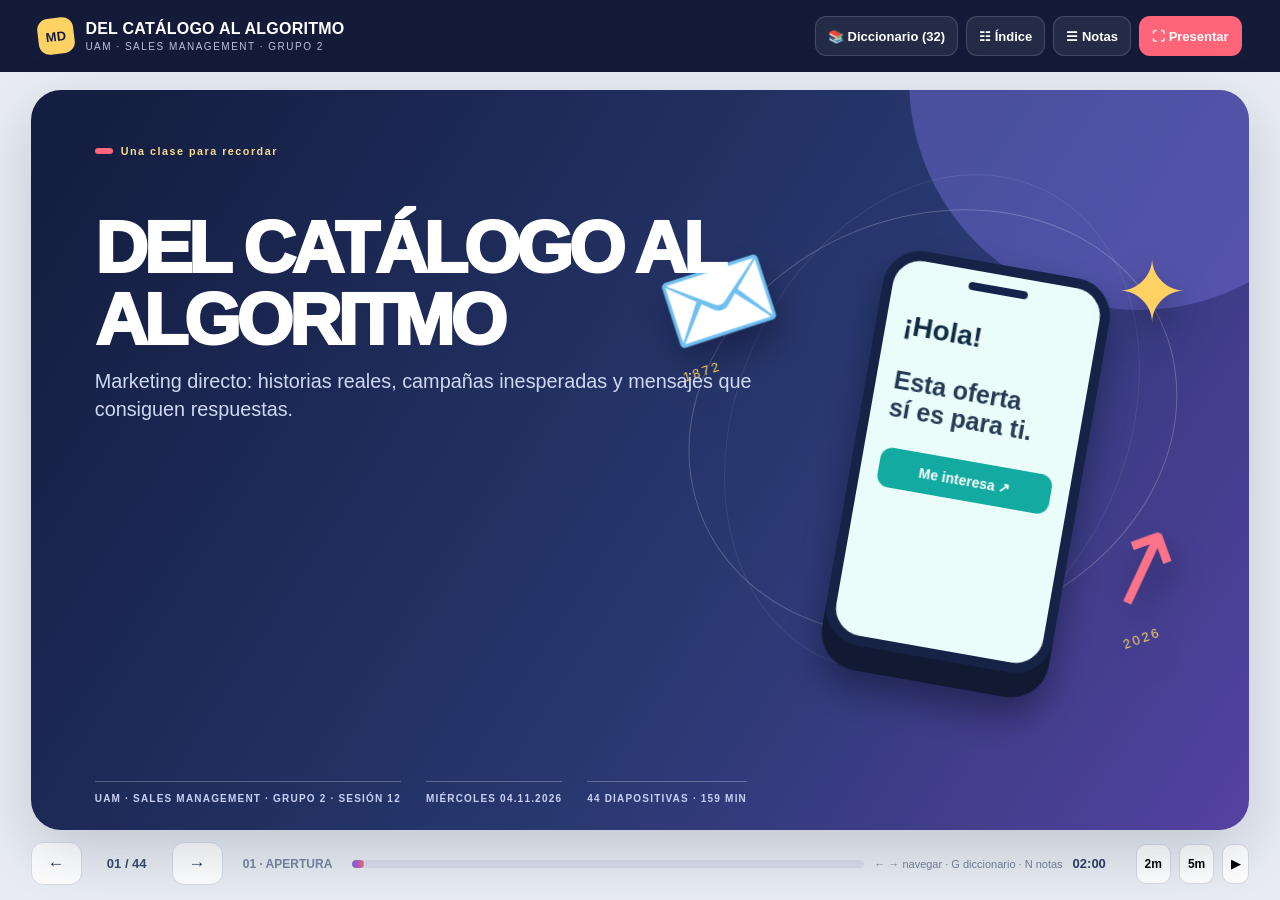
<file: index.html>
<!doctype html><html lang="es"><head><meta charset="UTF-8"><meta name="viewport" content="width=device-width,initial-scale=1"><meta name="theme-color" content="#131b38"><meta name="description" content="Sesión 12 de Sales Management, Grupo 2, UAM. Marketing directo, segmentación, campañas y medición. 4 de noviembre de 2026."><title>Sesión 12 · Del catálogo al algoritmo · Sales Management Grupo 2 | UAM</title><style>
:root{--night:#131b38;--night2:#26346b;--ink:#182347;--muted:#5e6983;--cream:#faf9f4;--paper:#fff;--edge:#e4e7ef;--coral:#ff6578;--teal:#25bbb5;--yellow:#ffd263;--purple:#795cf4;--blue:#407bef;--lime:#bced76;--shadow:0 22px 65px #111e4430;--r:24px;--font:Inter,Manrope,'Segoe UI',Arial,sans-serif}
*{box-sizing:border-box}html{scroll-behavior:smooth}body{margin:0;color:var(--ink);background:#e9edf3;font-family:var(--font);-webkit-font-smoothing:antialiased}button,input,select{font:inherit}button{cursor:pointer}button:focus-visible,a:focus-visible,input:focus-visible,select:focus-visible{outline:3px solid var(--teal);outline-offset:3px}a{color:#3359b9}a:hover{text-decoration-thickness:2px}button{touch-action:manipulation}
.app{min-height:100vh;display:flex;flex-direction:column}.topbar{height:72px;flex-shrink:0;display:flex;align-items:center;gap:14px;justify-content:space-between;padding:0 clamp(14px,3vw,42px);color:#fff;background:var(--night)}.brand{display:flex;align-items:center;gap:11px;font-weight:850;letter-spacing:.015em}.logo{display:grid;place-items:center;width:36px;height:36px;border-radius:11px;color:#171d40;background:var(--yellow);font-size:13px;transform:rotate(-7deg)}.brand small{display:block;font-weight:500;font-size:10px;letter-spacing:.15em;color:#b9c1d9;margin-top:3px}.header-actions,.bottom-actions{display:flex;align-items:center;gap:8px}.chrome-btn{border:1px solid #ffffff26;color:#fff;background:#ffffff12;border-radius:11px;min-height:40px;padding:8px 12px;font-size:13px;font-weight:750}.chrome-btn:hover{background:#ffffff24}.chrome-btn.primary{background:var(--coral);border-color:transparent}.chrome-btn.icononly{width:40px;padding:7px}.app-body{width:min(1540px,100%);margin:auto;flex:1;padding:18px clamp(12px,2.4vw,34px) 12px;display:flex;align-items:center;justify-content:center}.slide-stage{position:relative;width:100%;height:min(810px,calc(100dvh - 160px));min-height:575px;border-radius:30px;box-shadow:var(--shadow);overflow:hidden;background:var(--paper)}.slide{display:none;position:absolute;inset:0;background:var(--paper);overflow-x:hidden;overflow-y:auto;scrollbar-color:#b8c1d9 transparent}.slide.active{display:flex;flex-direction:column}.slide:before{content:'';position:absolute;width:460px;height:460px;border-radius:50%;right:-245px;top:-270px;background:#f9e6df;opacity:.72;pointer-events:none}.slide[data-theme="teal"]:before,.slide[data-theme="channels"]:before,.slide[data-theme="local"]:before{background:#ddfaf7}.slide[data-theme="case"]:before,.slide[data-theme="lab"]:before{background:#ffe6d7}.slide[data-theme="history"]:before{background:#f1e4cf}.slide[data-theme="game"]:before{background:#e6dfff}.slide[data-theme="metrics"]:before{background:#dfe9ff}.slide[data-theme="future"]:before{background:#d7e9ff}.slide[data-theme="end"]:before{background:#eff3ff}
.slide-inner{position:relative;z-index:1;display:flex;flex-direction:column;flex:1;padding:clamp(26px,3vw,50px) clamp(26px,4.5vw,75px) 18px;gap:0}.slide-head{max-width:1120px;position:relative}.eyebrow{display:inline-flex;align-items:center;gap:8px;color:#9e3a58;font-weight:900;letter-spacing:.14em;font-size:clamp(10px,.84vw,12px)}.eyebrow:before{content:'';display:inline-block;width:18px;height:6px;border-radius:10px;background:var(--coral)}.slide h1{font-size:clamp(32px,3.8vw,65px);line-height:1.03;letter-spacing:-.058em;max-width:1160px;margin:15px 0 12px;font-weight:920}.slide p.dek{max-width:930px;color:var(--muted);font-size:clamp(15px,1.3vw,21px);line-height:1.4;margin:0}.slide-body{flex:1;display:flex;flex-direction:column;justify-content:center;min-height:0;padding:20px 0 8px;font-size:clamp(15px,1.15vw,18px)}.slide-bottom{display:flex;justify-content:space-between;align-items:center;gap:15px;padding-top:10px;border-top:1px solid #19294e1b;font-size:11px;color:#71809e;min-height:28px;margin-top:auto}.slide-bottom .source-link{color:#51638b;white-space:nowrap;overflow:hidden;text-overflow:ellipsis}.slide-num{font-weight:900;letter-spacing:.12em;color:#26365f}.slide[data-theme="cover"]{color:#fff;background:linear-gradient(123deg,#141e42 5%,#28386f 58%,#5542a2 100%)}.slide[data-theme="cover"]:before{background:#6f6bd2;right:-120px;top:-240px;opacity:.5}.slide[data-theme="cover"] .slide-inner{padding:50px clamp(32px,5vw,90px) 26px}.slide[data-theme="cover"] h1{font-size:clamp(46px,5.7vw,96px);max-width:760px;line-height:.99;position:relative;z-index:2;margin-top:54px}.slide[data-theme="cover"] p.dek{max-width:700px;color:#d1d8f3;font-size:clamp(17px,1.55vw,24px)}.slide[data-theme="cover"] .eyebrow{color:#fbda8b}.slide[data-theme="cover"] .slide-bottom{display:none}.slide[data-theme="cover"] .slide-head{position:relative;z-index:2}.slide[data-theme="cover"] .slide-body{padding:0}.cover-art{position:absolute;right:1%;top:10%;width:50%;height:70%;pointer-events:none}.orbit{position:absolute;inset:10% 9%;border:1px solid #ffffff38;border-radius:50%;transform:rotate(-22deg)}.orbit-b{inset:0 18%;transform:rotate(25deg);border-color:#ffffff15}.floating{position:absolute;filter:drop-shadow(0 18px 18px #10163490)}.mail-float{font-size:92px;left:6%;top:16%;transform:rotate(-18deg)}.mail-float small,.click-float small{display:block;font-size:13px;letter-spacing:.2em;color:var(--yellow)}.phone-float{width:230px;height:400px;background:#eafdfa;color:#132d46;border:10px solid #162347;border-radius:38px;left:37%;top:19%;transform:rotate(10deg);padding:50px 18px 20px;box-shadow:0 25px 0 #121a33}.phone-notch{position:absolute;top:12px;left:calc(50% - 30px);width:60px;height:8px;border-radius:20px;background:#14234b}.phone-float b{font-size:28px}.phone-float p{font-weight:800;font-size:25px;color:#263a55;line-height:1.13}.fake-cta{display:block;background:#12aaa1;border-radius:12px;color:#fff;text-align:center;padding:12px;font-weight:900;font-size:14px}.sparkle-float{right:8%;top:15%;color:var(--yellow);font-size:86px}.click-float{right:8%;bottom:8%;font-size:105px;color:#ff7389;transform:rotate(-20deg)}.cover-bottom{display:flex;gap:25px;flex-wrap:wrap;align-items:center;margin-top:auto;font-size:10px;letter-spacing:.12em;color:#c9d0f8;font-weight:700}.cover-bottom span{border-top:1px solid #ffffff42;padding-top:11px}
.grid-2,.grid-3,.grid-4{display:grid;gap:18px}.grid-2{grid-template-columns:repeat(2,minmax(0,1fr))}.grid-3{grid-template-columns:repeat(3,minmax(0,1fr))}.grid-4{grid-template-columns:repeat(4,minmax(0,1fr))}.info-card{background:#fff;border:1px solid var(--edge);box-shadow:0 9px 26px #1b2e570a;padding:24px;border-radius:20px;min-height:170px;display:flex;flex-direction:column}.info-card h3{font-size:clamp(19px,1.55vw,25px);line-height:1.12;margin:11px 0 10px;letter-spacing:-.035em}.info-card p{color:#5b6681;line-height:1.5;margin:0;font-size:clamp(14px,1.05vw,17px)}.card-kicker{font-size:13px;font-weight:900;letter-spacing:.11em;color:#bb4a69}.tint-coral{background:#fff0ef;border-color:#ffd5d2}.tint-teal{background:#eafaf8;border-color:#c9f1ec}.tint-purple{background:#f2edff;border-color:#e0d7ff}.pill{display:inline-block;background:#edf1fb;color:#39496d;padding:7px 10px;border-radius:20px;font-weight:800;font-size:12px}.takeaway{background:var(--night);color:#fff;border-radius:20px;padding:20px 23px;display:flex;align-items:center;gap:18px;margin-top:18px}.takeaway p{margin:0;font-size:clamp(15px,1.25vw,20px);line-height:1.43}.takeaway .spark{font-size:35px;color:var(--yellow)}.takeaway.center{justify-content:center;text-align:center}.question-strip{background:#fff1cf;border:1px solid #f0d898;border-radius:18px;padding:17px 22px;margin-top:20px;display:flex;gap:20px;align-items:center}.question-strip>span{flex:0 0 165px;color:#9b6731;font-weight:900;letter-spacing:.09em;font-size:12px}.question-strip strong{font-size:clamp(16px,1.2vw,20px);line-height:1.34}.mini-note,.helper-text{color:#69758c;font-size:13px;margin-top:14px}.split-layout{display:grid;grid-template-columns:1.1fr .9fr;gap:28px;align-items:center}.split-layout h3{font-size:clamp(26px,2.3vw,39px);line-height:1.1;margin:8px 0 16px;letter-spacing:-.04em}.split-layout p{font-size:clamp(16px,1.22vw,19px);line-height:1.55;color:#4b5672}.era{font-size:clamp(36px,3.5vw,60px);font-weight:950;letter-spacing:-.05em;color:#bf6375}.vintage-sheet{max-width:470px;min-height:325px;align-self:center;margin:auto;background:#e9ddbc;border:9px double #9b8961;padding:20px;box-shadow:14px 13px 0 #d7d1bd;transform:rotate(2.5deg);color:#5b4329;font-family:Georgia,serif;text-align:center}.vintage-sheet .antique-top{font-size:11px;letter-spacing:.16em;border-bottom:1px solid}.vintage-sheet>span{font-size:39px;display:block;margin-top:10px;font-weight:700}.vintage-sheet>strong{font-size:15px;letter-spacing:.12em}.catalog-rows{display:grid;grid-template-columns:1fr auto;gap:8px;text-align:left;font-size:14px;border-top:2px solid;border-bottom:2px solid;margin:20px 0 10px;padding:10px}.vintage-sheet small{font:10px var(--font);display:block;color:#777056}.home-illustration{min-height:325px;background:linear-gradient(#e3f7f9 0 66%,#c2e59a 66%);border-radius:24px;position:relative;display:flex;align-items:center;justify-content:center;flex-direction:column;overflow:hidden}.roof{width:265px;height:112px;background:#da695d;clip-path:polygon(50% 0,100% 100%,0% 100%);z-index:2;filter:drop-shadow(0 2px 1px #7f5451)}.house-base{background:#fff7db;border:7px solid #b7a278;width:255px;height:165px;margin-top:-4px;display:flex;align-items:center;justify-content:space-around}.window{background:#8bd3df;border:9px solid #e0be83;width:44px;height:58px}.door{background:#5c735e;width:53px;height:88px;align-self:end}.house-label{font-size:13px;letter-spacing:.16em;font-weight:900;padding-top:12px}.home-illustration small{font-size:11px}.book-cover{width:300px;max-width:100%;height:360px;background:#f4dec0;color:#332f39;padding:27px;box-shadow:19px 19px 0 #d8c2a6;display:flex;flex-direction:column;justify-content:space-between;transform:rotate(-3deg)}.book-cover span{font-size:13px;letter-spacing:.2em}.book-cover strong{font-size:38px;line-height:1.06;font-family:Georgia,serif}.linework{height:80px;border-top:4px solid #b77854;border-bottom:4px solid #b77854}.book-cover small{font-size:11px}.formula-banner{background:#e8f5f2;border-left:5px solid var(--teal);padding:19px 20px;border-radius:12px;font-weight:800;margin-top:22px}.vinyl-scene{min-height:340px;display:grid;place-items:center;position:relative;background:#f2ebdd;border-radius:22px;overflow:hidden}.vinyl{width:260px;height:260px;border-radius:50%;background:repeating-radial-gradient(circle,#242635 0 5px,#343746 5px 6px,#171925 6px 12px);display:grid;place-items:center;box-shadow:0 14px 22px #1a1d2d48}.vinyl span{border-radius:50%;height:95px;width:95px;background:#ffb94e;color:#251b22;display:grid;place-items:center;text-align:center;font-size:16px;font-weight:900}.yellow-sticker{position:absolute;right:12px;top:16px;background:#ffe07c;color:#b02735;transform:rotate(15deg);padding:15px;border-radius:80px;font-size:28px;font-weight:950;text-align:center}.yellow-sticker small{font-size:31px}.asterisk{position:absolute;bottom:12px;font-size:12px;color:#585f71}.big-quote{padding:35px 40px;background:linear-gradient(115deg,#241e56,#754acf);color:#fff;border-radius:26px;display:flex;align-items:center;gap:20px;margin-bottom:20px}.big-quote>span{font:130px Georgia;line-height:.6;color:#ffd878}.big-quote strong{font-size:clamp(24px,2.35vw,40px);line-height:1.12;flex:1;letter-spacing:-.03em}.big-quote small{max-width:225px;line-height:1.5;color:#e4dfff;font-size:12px}.retro-email{max-width:500px;min-height:320px;background:#e7f4ed;border:5px solid #426b68;padding:17px;font-family:monospace;color:#174d46;box-shadow:12px 12px 0 #b5ccc4;position:relative}.retro-email p{font:14px monospace;border-bottom:1px solid #b5ccbd;margin:8px 0;padding:4px}.email-bar{background:#27574b;color:#fff;padding:9px;font-size:13px}.email-content{padding:20px 8px;font-size:17px}.glitch-stamp{position:absolute;bottom:8px;right:6px;transform:rotate(-9deg);border:4px solid #d34251;color:#d34251;font-weight:900;font-size:13px;padding:5px}.timeline{display:grid;grid-template-columns:repeat(6,1fr);gap:8px;position:relative}.timeline:before{content:'';position:absolute;height:5px;top:45px;left:5%;right:5%;background:#c8bceb}.timeline>div{position:relative;display:flex;flex-direction:column;align-items:center;text-align:center;gap:12px}.timeline b{font-size:30px;color:#5f4db8}.timeline span{position:relative;border:5px solid #ebe3ff;width:82px;height:82px;background:#fff;border-radius:50%;display:grid;place-items:center;font-size:14px;font-weight:900;z-index:1}.timeline small{color:#62718c;max-width:135px}.definition-card{padding:33px;background:linear-gradient(130deg,#ddf6f4,#e9e7ff);border-radius:24px}.definition-card span{display:block;font-weight:950;letter-spacing:.13em;font-size:13px;color:#8066bb;margin-bottom:15px}.definition-card strong{font-size:clamp(24px,2.4vw,39px);line-height:1.2;letter-spacing:-.035em}.steps-strip{display:flex;align-items:center;justify-content:space-around;gap:7px;margin:24px 0;font-size:16px;font-weight:850}.steps-strip span{background:white;padding:13px 15px;border:1px solid #e6e8f1;border-radius:13px}.steps-strip i{font-style:normal;color:#eb7898}.contrast-card{padding:27px;border:1px solid #c9eae7;border-radius:20px;background:#eaf8f7}.contrast-card.coral{background:#fff1f1;border-color:#f4c8d0}.contrast-card>span{font-size:14px;font-weight:900;letter-spacing:.1em;color:#256e73}.contrast-card.coral>span{color:#c04860}.contrast-card h3{font-size:clamp(23px,2vw,33px);line-height:1.1}.contrast-card p{color:#55627b;line-height:1.5}.tagline{font-weight:850;border-top:1px solid #b5d7d3;padding-top:13px}.five-grid{display:grid;grid-template-columns:repeat(5,minmax(0,1fr));gap:14px}.five-grid>div{background:#fff;border:1px solid #e1e8f0;padding:24px 16px;min-height:170px;border-radius:20px;display:flex;flex-direction:column}.five-grid b{font-size:43px;color:#f17b84}.five-grid strong{font-size:14px;margin-top:5px}.five-grid small{font-size:13px;color:#718099;margin-top:12px}.glossary-teaser{display:grid;grid-template-columns:260px 1fr;align-items:center;gap:30px;background:#eff1ff;padding:36px;border-radius:24px}.dictionary-visual{height:260px;background:#6a59c8;color:#fff;border-radius:20px;box-shadow:15px 12px 0 #c8c0ff;display:flex;align-items:center;justify-content:center;font-weight:950;font-size:80px;position:relative}.dictionary-visual span{font-size:42px;color:var(--yellow)}.dictionary-visual small{position:absolute;font-size:15px;bottom:18px}.glossary-teaser h3{font-size:35px;line-height:1.1}.glossary-teaser p{color:#5f6b84}.decision-ribbon{background:#22305f;color:#fff;padding:20px;border-radius:17px;margin-top:20px;display:flex;gap:23px;align-items:center}.decision-ribbon strong{color:#ffde84;white-space:nowrap}.compare-stage{display:grid;grid-template-columns:1fr 1fr;gap:24px}.mock-billboard,.mock-message{min-height:230px;padding:25px;border-radius:20px;display:flex;flex-direction:column;justify-content:space-between}.mock-billboard{background:linear-gradient(145deg,#394baf,#202b62);color:#fff}.mock-message{background:linear-gradient(145deg,#cefff7,#fffdf7);color:#21304e;border:3px solid #a1e2d7}.mock-billboard strong,.mock-message strong{font-size:clamp(22px,2.25vw,36px);line-height:1.1}.mini-kicker{letter-spacing:.12em;font-size:11px;font-weight:900}.mock-billboard small,.mock-message small{font-size:13px}.choice-line{display:flex;gap:12px;flex-wrap:wrap;margin:17px 0 10px}.answer,.quiz-choice{min-height:52px;border:2px solid #d9ddec;background:white;border-radius:12px;padding:12px 19px;font-weight:850;color:#253561}.answer:hover,.quiz-choice:hover{border-color:var(--purple);background:#f8f5ff}.answer[aria-pressed="true"],.quiz-choice[aria-pressed="true"]{background:#28386d;color:#fff;border-color:#28386d}.answer-feedback{font-size:15px;line-height:1.5;min-height:44px;background:#eef1f9;border:1px solid #dde3ee;color:#3b4f70;border-radius:12px;padding:12px 15px}.message-gallery{display:grid;grid-template-columns:1fr 1fr;gap:26px}.messenger{border:1px solid #dde6ef;padding:24px;border-radius:22px;min-height:270px;background:#fff}.messenger>span{display:block;font-size:12px;letter-spacing:.1em;font-weight:900;margin-bottom:20px;color:#50637c}.messenger.whatsapp{background:#e5f7ed}.bubble{max-width:360px;background:#fff;border-radius:14px 14px 14px 2px;padding:20px;font-size:18px;line-height:1.5;box-shadow:0 5px 12px #233a3218}.messenger.email b{display:block;font-size:19px}.messenger.email p{color:#5c6680}.messenger small{font-size:12px;color:#537d7d;display:block;margin-top:15px}.scenario{padding:30px;background:#e9f8f6;border-radius:22px}.scenario>span{font-size:12px;font-weight:900;letter-spacing:.12em;color:#408788}.scenario h3{font-size:clamp(22px,2.2vw,34px);line-height:1.25}.scenario p{color:#5e6b82}.case-hero{padding:35px;border-radius:25px;min-height:340px;display:grid;grid-template-columns:1fr 260px;align-items:center}.case-hero.orange{background:#ff8f21;color:#492318}.case-hero h3{font-size:clamp(39px,4.3vw,71px);line-height:.98;letter-spacing:-.055em;margin:16px 0}.case-hero p{font-weight:750}.case-badge{display:inline-block;font-size:12px;font-weight:950;letter-spacing:.1em;text-transform:uppercase;background:#273b78;color:#fff;padding:9px 13px;border-radius:20px}.case-badge.green{background:#20806e}.one-cent{display:flex;align-items:flex-start;justify-content:center;font-size:145px;font-weight:950;letter-spacing:-.11em;position:relative}.one-cent>span{font-size:85px}.one-cent small{position:absolute;bottom:0;font-size:11px;letter-spacing:.07em;background:#fff;padding:10px 16px;border-radius:30px}.big-steps{display:grid;grid-template-columns:repeat(4,1fr);gap:15px}.big-steps>div{border-radius:20px;background:#fff3e8;padding:30px 22px;min-height:225px}.big-steps b{font-size:44px;color:#f88146}.big-steps span{font-weight:950;display:block;margin:15px 0;font-size:17px}.big-steps p{color:#59677d;font-size:15px}.stats-hero{display:grid;grid-template-columns:repeat(3,1fr);gap:16px}.stats-hero>div{border-radius:24px;background:#eaf5f3;padding:29px 22px;min-height:250px;display:flex;flex-direction:column;justify-content:center}.stats-hero>div:nth-child(2){background:#f7edff}.stats-hero>div:nth-child(3){background:#fff0de}.stats-hero strong{font-size:clamp(35px,3.9vw,66px);letter-spacing:-.05em;line-height:1.05}.stats-hero span{color:#5c6981;margin-top:18px;font-weight:700}.warning-box{border-left:5px solid #d4a542;border-radius:9px;padding:14px 18px;background:#fff5dc;margin-top:15px;font-size:14px;color:#735c37}.wrapped-card{max-width:380px;width:100%;margin:auto;border-radius:26px;padding:28px;background:linear-gradient(145deg,#deff6d 10%,#8bd0d0 90%);transform:rotate(4deg);box-shadow:15px 15px 0 #d4caec;color:#1b2746;display:flex;flex-direction:column;min-height:335px}.wrapped-card>span{font-size:13px;font-weight:950;letter-spacing:.15em}.wrapped-card>strong{font-size:clamp(48px,4vw,76px);letter-spacing:-.05em;margin-top:35px}.wrapped-card small{font-size:14px}.music-bars{display:flex;align-items:flex-end;gap:7px;height:65px;margin-top:23px}.music-bars i{width:18px;background:#30375e;border-radius:8px 8px 0 0}.music-bars i:nth-child(1){height:35%}.music-bars i:nth-child(2){height:85%}.music-bars i:nth-child(3){height:48%}.music-bars i:nth-child(4){height:100%}.music-bars i:nth-child(5){height:42%}.music-bars i:nth-child(6){height:74%}.music-bars i:nth-child(7){height:30%}.music-bars i:nth-child(8){height:90%}.wrapped-card em{font-weight:900;margin-top:20px}.wrapped-card .source-drawing{font-size:9px;margin-top:auto}.loyalty-card{max-width:390px;width:100%;margin:auto;padding:25px;background:linear-gradient(150deg,#123f37,#22785f);color:#fff;border-radius:22px;box-shadow:16px 16px 0 #d5e8dc;min-height:340px;display:flex;align-items:center;flex-direction:column;justify-content:space-between}.loyalty-card>span{align-self:start;letter-spacing:.15em;font-size:14px}.star-circle{font-size:65px;border:4px solid #bcd6c4;border-radius:50%;width:130px;height:130px;display:grid;place-items:center;color:#fcdf77}.loyalty-card strong{font-size:35px}.loyalty-card small{color:#daeee5}.star-progress{width:90%;height:8px;background:#ffffff42;border-radius:20px}.star-progress i{display:block;background:#fbdf7f;height:100%;width:57%;border-radius:20px}.pet-frame{max-width:380px;width:100%;min-height:340px;background:#e2b882;border:12px ridge #ad754b;box-shadow:12px 14px 0 #ddc7a6;display:flex;flex-direction:column;align-items:center;justify-content:center;margin:auto;transform:rotate(4deg)}.pet-doodle{font-size:115px;background:#e4efe2;width:80%;height:230px;display:grid;place-items:center;border:8px solid #fcf3e1}.frame-bottom{font:italic 22px Georgia,serif;padding:10px}.pet-frame small{font-size:11px;color:#585351}.brand-lessons{display:grid;gap:9px}.brand-lessons>div{display:grid;grid-template-columns:190px 1fr 170px;gap:20px;padding:16px 20px;background:#fff;border:1px solid #e2e6ed;border-radius:14px;align-items:center}.brand-lessons b{font-size:19px}.brand-lessons span{color:#65718b}.brand-lessons em{color:#ca527b;font-style:normal;font-weight:900}.copy-card{padding:28px;border:1px solid #e3e5ed;border-radius:22px;min-height:260px;display:flex;flex-direction:column}.copy-card.bad{background:#f3f4f7}.copy-card.good{background:#e8faf3}.copy-card>span{font-weight:900;font-size:11px;letter-spacing:.13em}.copy-card h3{font-size:clamp(25px,2.4vw,38px);line-height:1.13}.copy-card p{color:#677189}.bank-mock{max-width:420px;width:100%;min-height:310px;margin:auto;background:#fff;border:12px solid #1a315d;border-radius:28px;padding:28px;box-shadow:15px 15px 0 #dce3f5}.bank-top{font-size:15px;color:#20336d;letter-spacing:.08em;font-weight:950}.bank-mock p{background:#e9eef6;padding:19px 16px;border-radius:12px;margin-top:32px}.toggle-drawing{width:74px;height:36px;background:#24967e;margin-left:auto;border-radius:40px;display:flex;align-items:center;justify-content:flex-end;padding:5px}.toggle-drawing span{width:27px;height:27px;border-radius:50%;background:#fff}.bank-mock small{display:block;color:#66748b;font-size:12px;margin-top:20px}.campaign-postcard{display:grid;grid-template-columns:1fr 1.2fr;gap:30px;align-items:center}.postcard-image{min-height:320px;border-radius:26px;background:linear-gradient(170deg,#66c3d1,#f9dc98);position:relative;padding:35px;overflow:hidden}.postcard-image>span{font-size:50px;font-weight:950;line-height:1;color:#2b5263;position:relative;z-index:2}.sun{position:absolute;right:25px;bottom:65px;width:110px;height:110px;border-radius:50%;background:#fbbb6e}.city-silhouette{position:absolute;bottom:25px;font-size:120px;white-space:nowrap;color:#795e77;letter-spacing:-.18em}.campaign-postcard h3{font-size:clamp(28px,2.2vw,38px);line-height:1.14}.campaign-postcard p{color:#5d6980;line-height:1.5}.persona-grid{display:grid;grid-template-columns:repeat(3,1fr);gap:15px}.persona,.brief-card{display:flex;flex-direction:column;align-items:center;text-align:center;gap:12px;border:2px solid #e1e5f0;background:#fff;border-radius:20px;padding:25px;min-height:185px;color:#25335e}.persona:hover,.brief-card:hover,.persona.selected,.brief-card.selected{border-color:#725ce5;background:#f4efff}.persona span,.brief-card span{font-size:50px}.persona b{font-size:22px}.persona small,.brief-card small{color:#61708a;line-height:1.4}.interactive-result{background:#e8f5f3;border-radius:15px;padding:20px;margin-top:18px;min-height:80px;line-height:1.5}.quiz-panel{max-width:920px;width:100%;margin:auto;border:1px solid #dcddeb;background:#fff;border-radius:26px;padding:35px}.quiz-header{display:flex;justify-content:space-between;color:#7157b6;letter-spacing:.11em;font-size:12px;font-weight:950}.quiz-panel h3{font-size:clamp(25px,2.55vw,42px);line-height:1.18;min-height:100px;margin:20px 0}.quiz-panel .choice-line{justify-content:center}.quiz-panel .quiz-choice{flex:1;max-width:300px}.bad-message{background:linear-gradient(135deg,#ffdfd7,#ffd6e4);border:2px dashed #db7e88;padding:30px;border-radius:22px}.bad-message>span{font-weight:950;font-size:11px;letter-spacing:.12em}.bad-message h3{font-size:clamp(24px,2.8vw,42px);line-height:1.23;letter-spacing:-.035em}.word-challenge{display:grid;grid-template-columns:250px 1fr;gap:40px;align-items:center}.word-circle{height:250px;width:250px;display:grid;place-items:center;text-align:center;overflow-wrap:anywhere;background:linear-gradient(145deg,#ffc96c,#fa7584);border:12px solid #fff;box-shadow:0 0 0 4px #f4d0c5;border-radius:50%;font-size:32px;font-weight:950}.word-challenge h3{font-size:clamp(27px,2.7vw,44px);line-height:1.12}.primary-action,.secondary-action{border-radius:13px;padding:14px 19px;min-height:46px;border:0;font-weight:850;font-size:14px;margin:4px 7px 4px 0}.primary-action{background:#ff6e7f;color:#fff;box-shadow:0 7px 14px #ff6e7f30}.primary-action:hover{background:#e85b71}.secondary-action{background:#e8edf7;color:#223258}.secondary-action:hover{background:#d5dff0}.calculator{background:#fff;border:1px solid #dfe6ef;border-radius:24px;padding:30px}.calculator-inputs{display:grid;grid-template-columns:repeat(4,1fr);gap:14px}.calculator-inputs label,.builder-grid label{display:flex;flex-direction:column;gap:8px;font-size:14px;font-weight:850;color:#3a4c70}.calculator input,.builder-grid input,.builder-grid select{border:1px solid #cbd5e4;border-radius:12px;min-height:48px;padding:11px 13px;color:#1b294b;background:#fff;width:100%}.calculator .primary-action{margin-top:19px}.calc-output{display:grid;grid-template-columns:repeat(3,1fr);gap:12px;margin-top:18px}.metric-box{background:#f0f2fc;border-radius:16px;padding:20px;min-height:120px}.metric-box b{font-size:clamp(25px,2.5vw,42px);color:#3d4fb2}.metric-box span{display:block;color:#64718a;font-size:13px;margin-top:9px}.brief-card{min-height:230px}.brief-card strong{font-size:19px}.builder-grid{display:grid;grid-template-columns:1fr 1fr;gap:15px}.message-preview{background:#e7f7f4;border:1px solid #bfe8df;border-radius:18px;margin-top:18px;padding:20px}.message-preview>span{font-size:11px;letter-spacing:.13em;font-weight:900;color:#387e70}.message-preview p{font-size:17px;line-height:1.5;margin:10px 0;white-space:pre-wrap}.checkline{background:#f1effc;padding:15px 18px;border-radius:14px;margin-top:18px;font-size:14px}.checkline label{cursor:pointer}.pitch-list p{display:flex;gap:12px;align-items:center;font-weight:700}.pitch-list b{background:#eef0fd;color:#785fda;padding:10px;border-radius:11px}.rubric{padding:25px;border-radius:22px;background:#fff3df}.rubric h3{font-size:26px}.rubric>div{display:flex;justify-content:space-between;gap:20px;border-bottom:1px solid #e4d4ae;padding:9px 0;font-weight:800}.rubric i{color:#ef8e56;letter-spacing:.2em;font-style:normal}.rubric p{font-size:12px;color:#86705c}.future-art{width:310px;height:165px;margin:0 auto 0;position:relative}.ai-node{width:112px;height:112px;background:#6657d5;color:#fff;font-size:43px;font-weight:950;display:grid;place-items:center;border-radius:24px;transform:rotate(-7deg);position:absolute;left:100px;top:27px;box-shadow:12px 14px 0 #cec8fb}.node-orbit{position:absolute;font-size:37px}.n1{left:6px;top:0}.n2{right:5px;top:0}.n3{left:0;bottom:4px}.n4{right:1px;bottom:5px}.closing-grid{display:grid;grid-template-columns:1.15fr .85fr;gap:22px;align-items:stretch}.closing-message{padding:35px;border-radius:23px;color:#fff;background:linear-gradient(130deg,#203268,#6156ba)}.closing-message strong{font-size:clamp(31px,2.8vw,48px);line-height:1.08;letter-spacing:-.04em}.closing-message p{color:#ebefff}.closing-message .secondary-action{color:#fff;background:#ffffff25}.closing-question{padding:30px;border-radius:23px;background:#ecf5dc;display:flex;flex-direction:column;justify-content:center}.closing-question>span{color:#587c47;font-weight:900;letter-spacing:.12em;font-size:12px}.closing-question h3{font-size:clamp(23px,2.2vw,37px);line-height:1.14}.closing-question p{color:#5e7061}
.term-chip{font-size:inherit;font-weight:850;color:#5745c6;border:0;border-bottom:2px dashed currentColor;padding:1px 2px;background:transparent;display:inline}.term-chip.light{color:#ffe28d}
.controls{width:min(1540px,100%);padding:0 clamp(12px,2.4vw,34px) 15px;margin:0 auto;display:flex;align-items:center;gap:10px}.navbtn{height:43px;min-width:44px;padding:8px 16px;background:#fff;border:1px solid #d5dce7;border-radius:12px;color:#25345b;font-weight:900;font-size:17px}.navbtn:hover{background:#f8faff}.counter{font-size:13px;color:#3b4b6b;font-weight:900;min-width:70px;text-align:center;font-variant-numeric:tabular-nums}.chapter-name{font-size:12px;color:#7884a0;font-weight:800;margin:0 10px}.progress-track{height:8px;background:#d9deeb;border-radius:100px;flex:1;overflow:hidden}.progress-track i{height:100%;display:block;width:2%;background:linear-gradient(90deg,var(--purple),var(--coral));border-radius:100px;transition:width .25s ease}.controls .hint{font-size:11px;color:#758199}.timer-display{font-weight:900;min-width:55px;color:#313e61;font-variant-numeric:tabular-nums;font-size:13px}.timer-btn{font-size:12px;border:1px solid #d5dae6;background:#fff;border-radius:10px;padding:8px;min-height:40px;font-weight:800}.timer-btn:hover{background:#e7e9f6}.notes-panel{position:fixed;left:50%;bottom:74px;transform:translateX(-50%);max-width:800px;width:calc(100% - 30px);display:none;background:#151f42;color:#fff;border-radius:17px;padding:21px 26px;z-index:60;box-shadow:0 15px 50px #1f28435c}.notes-panel.open{display:block}.notes-panel b{color:#f8d772}.notes-panel p{margin-bottom:0;font-size:15px;line-height:1.5}.overlay{display:none;position:fixed;inset:0;background:#0c1630ba;z-index:90;align-items:center;justify-content:center;padding:24px;backdrop-filter:blur(6px)}.overlay.open{display:flex}.modal{width:min(1000px,100%);max-height:min(90vh,950px);overflow:auto;background:#fff;border-radius:27px;padding:30px;box-shadow:var(--shadow);position:relative}.modal h2{font-size:clamp(27px,3vw,43px);letter-spacing:-.04em;margin:4px 0 12px}.modal>p{color:#637189}.modal-top{display:flex;justify-content:space-between;gap:20px;align-items:flex-start}.close-modal{width:44px;height:44px;border-radius:13px;border:0;background:#eef0fa;font-size:23px;flex-shrink:0;color:#243258}.glossary-search{width:100%;padding:15px 18px;font-size:16px;border:1px solid #d9dfeb;border-radius:13px;margin:16px 0}.dictionary-grid{display:grid;grid-template-columns:repeat(2,minmax(0,1fr));gap:12px}.dict-entry{background:#f5f6fa;padding:18px;border-radius:16px;border:1px solid #e6e8f0}.dict-entry h3{font-size:19px;margin:0 0 7px;color:#40317f}.dict-entry p{font-size:14px;line-height:1.5;color:#526079;margin:0 0 10px}.dict-entry em{display:block;font-size:13px;font-style:normal;color:#345e6a}.modal-count{font-size:13px;color:#697794;font-weight:800}.index-grid{display:grid;grid-template-columns:repeat(2,minmax(0,1fr));gap:8px}.index-link{border:1px solid #e4e7ef;background:#f9faff;padding:11px 13px;border-radius:10px;display:flex;align-items:center;text-align:left;gap:12px;color:#27345e;font-weight:800;font-size:13px}.index-link:hover{background:#edeafd;border-color:#bcb5e9}.index-link span{color:#9875db;font-weight:950}.sources-list{display:grid;gap:12px}.sources-list a{display:block;border-radius:14px;background:#f6f7fb;padding:16px 18px;font-weight:850;text-decoration:none}.sources-list a small{display:block;color:#70809a;margin-top:5px;font-weight:500;line-height:1.4}.modal .empty{padding:20px;background:#fff3dd;border-radius:12px;color:#84673c}
@media(max-width:1150px){.slide h1{font-size:clamp(31px,4vw,51px)}.slide-inner{padding:28px 36px 15px}.slide-body{font-size:15px}.info-card{padding:18px;min-height:140px}.info-card h3{font-size:19px}.big-quote{padding:22px}.book-cover{height:295px}.cover-art{opacity:.72}.controls .hint{display:none}.slide[data-theme="cover"] h1{font-size:clamp(44px,6vw,78px)}}
@media(max-width:800px){.topbar{height:60px;padding:0 12px}.brand small{display:none}.header-actions{gap:4px}.chrome-btn{padding:7px 10px;font-size:11px}.app-body{align-items:flex-start;padding:10px}.slide-stage{min-height:0;height:calc(100dvh - 136px);border-radius:20px}.slide-inner{padding:25px 20px 13px}.slide h1{font-size:clamp(30px,5.2vw,48px)}.slide p.dek{font-size:15px}.slide-body{justify-content:flex-start;min-height:auto}.split-layout{gap:15px}.grid-3,.grid-4{grid-template-columns:repeat(2,minmax(0,1fr))}.five-grid{grid-template-columns:repeat(3,1fr)}.big-steps{grid-template-columns:repeat(2,1fr)}.big-steps>div{min-height:125px}.case-hero{grid-template-columns:1fr 150px}.one-cent{font-size:90px}.one-cent>span{font-size:55px}.timeline{grid-template-columns:repeat(3,1fr);gap:20px}.timeline:before{display:none}.dictionary-grid,.index-grid{grid-template-columns:1fr}.glossary-teaser{grid-template-columns:180px 1fr}.dictionary-visual{height:180px;font-size:57px}.word-challenge{grid-template-columns:170px 1fr}.word-circle{width:170px;height:170px}.calculator-inputs{grid-template-columns:repeat(2,1fr)}.controls{padding:0 10px 10px}.timer-btn:nth-of-type(3){display:none}.chapter-name{display:none}.controls .progress-track{min-width:30px}}
@media(max-width:560px){.topbar .desktop-only{display:none}.brand{gap:7px;font-size:13px}.logo{width:30px;height:30px}.slide-stage{height:calc(100dvh - 128px);border-radius:14px}.slide-inner{padding:22px 17px 12px}.slide h1{font-size:clamp(28px,8vw,42px);margin-top:12px}.slide p.dek{font-size:14px}.slide-body{padding-top:17px}.grid-2,.grid-3,.grid-4,.compare-stage,.message-gallery,.campaign-postcard,.persona-grid,.closing-grid,.builder-grid,.stats-hero,.split-layout{grid-template-columns:1fr}.info-card{min-height:auto;padding:16px}.question-strip{display:block;padding:15px}.question-strip>span{display:block;margin-bottom:10px}.case-hero{grid-template-columns:1fr}.case-hero .one-cent{display:none}.five-grid{grid-template-columns:repeat(2,1fr)}.five-grid>div{min-height:130px;padding:13px}.five-grid b{font-size:30px}.split-layout .vintage-sheet,.split-layout .home-illustration,.split-layout .book-cover,.split-layout .vinyl-scene,.split-layout .retro-email,.split-layout .wrapped-card,.split-layout .loyalty-card,.split-layout .pet-frame,.split-layout .bank-mock{min-height:160px;max-height:225px;overflow:hidden}.split-layout .book-cover{display:none}.split-layout .vintage-sheet{display:none}.big-quote{display:block}.big-quote>span{font-size:60px}.big-quote strong{display:block}.big-quote small{display:block;max-width:none;margin-top:12px}.timeline{grid-template-columns:repeat(2,1fr)}.timeline span{height:58px;width:58px;font-size:12px}.era{font-size:32px}.glossary-teaser{grid-template-columns:1fr;padding:16px}.dictionary-visual{display:none}.glossary-teaser h3{font-size:26px}.word-challenge{grid-template-columns:1fr;gap:6px}.word-circle{height:100px;width:100px;font-size:22px;margin:auto}.stats-hero>div{min-height:100px}.stats-hero strong{font-size:32px}.brand-lessons>div{grid-template-columns:1fr;gap:7px}.big-steps{grid-template-columns:repeat(2,1fr)}.big-steps>div{min-height:145px;padding:15px}.big-steps b{font-size:28px}.big-steps span{font-size:13px}.calc-output{grid-template-columns:1fr}.quiz-panel{padding:15px}.quiz-panel h3{min-height:auto}.cover-art{opacity:.2;right:-17%;top:24%;width:90%}.slide[data-theme="cover"] .slide-inner{padding:34px 22px}.slide[data-theme="cover"] h1{font-size:clamp(45px,11vw,70px);margin-top:30px}.cover-bottom{gap:13px;font-size:10px}.controls .timer-btn{display:none}.controls .counter{min-width:55px}.controls .navbtn{min-width:39px;padding:6px 10px}.slide-bottom{font-size:10px}.modal{padding:20px;border-radius:18px}.overlay{padding:8px}}
@media(prefers-reduced-motion:reduce){*,*:before,*:after{scroll-behavior:auto!important;transition:none!important;animation:none!important}}
@media print{.topbar,.controls,.overlay,.notes-panel{display:none!important}.app-body{padding:0;display:block}.slide-stage{width:100%;height:auto;box-shadow:none;overflow:visible}.slide{display:flex!important;position:relative;break-after:page;height:185mm!important;overflow:hidden}.slide-inner{padding:18mm}.slide h1{font-size:32pt}.slide .slide-body{font-size:13pt}.slide[data-theme="cover"] h1{font-size:47pt}body,.app{background:#fff}@page{size:landscape;margin:0}}
</style></head><body><div class="app"><header class="topbar"><div class="brand"><span class="logo">MD</span><div>DEL CATÁLOGO AL ALGORITMO <small>UAM · SALES MANAGEMENT · GRUPO 2</small></div></div><div class="header-actions"><button class="chrome-btn" data-open="glossary" title="Diccionario con 32 palabras">📚 Diccionario <span class="desktop-only">(32)</span></button><button class="chrome-btn desktop-only" data-open="index">☷ Índice</button><button class="chrome-btn desktop-only" id="notesBtn" title="Notas del docente (N)">☰ Notas</button><button class="chrome-btn primary" id="fullBtn" title="Pantalla completa (F)">⛶ Presentar</button></div></header><main class="app-body"><div class="slide-stage" id="stage"><section class="slide active" data-number="1" data-chapter="01 · APERTURA" data-theme="cover" aria-label="Diapositiva 1 de 44: DEL CATÁLOGO AL ALGORITMO"><div class="slide-inner"><div class="slide-head"><div class="eyebrow">Una clase para recordar</div><h1>DEL CATÁLOGO AL ALGORITMO</h1><p class="dek">Marketing directo: historias reales, campañas inesperadas y mensajes que consiguen respuestas.</p></div><div class="slide-body">
<div class="cover-art" aria-hidden="true"><div class="orbit orbit-a"></div><div class="orbit orbit-b"></div><div class="floating mail-float">✉️<small>1872</small></div><div class="floating phone-float"><span class="phone-notch"></span><b>¡Hola!</b><p>Esta oferta<br>sí es para ti.</p><span class="fake-cta">Me interesa ↗</span></div><div class="floating sparkle-float">✦</div><div class="floating click-float">↗<small>2026</small></div></div>
<div class="cover-bottom"><span>UAM · SALES MANAGEMENT · GRUPO 2 · SESIÓN 12</span><span>MIÉRCOLES 04.11.2026</span><span>44 DIAPOSITIVAS · 159 MIN</span></div></div><div class="slide-bottom"><span class="slide-num">01 / 44</span><span class="source-links">UAM · Sales Management · Marketing directo</span></div></div></section><section class="slide" data-number="2" data-chapter="01 · APERTURA" data-theme="coral" aria-label="Diapositiva 2 de 44: HOY YA TE HICIERON MARKETING DIRECTO." aria-hidden="true"><div class="slide-inner"><div class="slide-head"><div class="eyebrow">01 · APERTURA</div><h1>HOY YA TE HICIERON MARKETING DIRECTO.</h1><p class="dek">Aunque quizá no lo llamabas así.</p></div><div class="slide-body">
<div class="grid-3"><article class="info-card tint-coral"><span class="card-kicker">TU TELÉFONO</span><h3>«Hola, tenemos algo para vos»</h3><p>Un mensaje dirigido a una persona o grupo específico.</p></article><article class="info-card tint-teal"><span class="card-kicker">TU CORREO</span><h3>«Tu cupón vence el viernes»</h3><p>Una oferta con un próximo paso: responder, comprar o reservar.</p></article><article class="info-card tint-purple"><span class="card-kicker">UNA APP</span><h3>«Tu resumen del año está listo»</h3><p>Una experiencia creada a partir de actividad anterior.</p></article></div>
<div class="question-strip"><span>💬 PREGUNTA PARA EL AULA</span><strong>¿Cuál fue el último mensaje comercial que sí abriste? ¿Por qué?</strong></div></div><div class="slide-bottom"><span class="slide-num">02 / 44</span><span class="source-links">UAM · Sales Management · Marketing directo</span></div></div></section><section class="slide" data-number="3" data-chapter="01 · APERTURA" data-theme="teal" aria-label="Diapositiva 3 de 44: ¿ANUNCIO PARA TODOS O MENSAJE PARA TI?" aria-hidden="true"><div class="slide-inner"><div class="slide-head"><div class="eyebrow">01 · APERTURA</div><h1>¿ANUNCIO PARA TODOS O MENSAJE PARA TI?</h1><p class="dek">Elegí una respuesta. El juego te explicará la diferencia.</p></div><div class="slide-body">
<div class="compare-stage"><div class="mock-billboard"><span class="mini-kicker">ANUNCIO EN LA CALLE</span><strong>¡Visita nuestro restaurante!</strong><small>Lo ven muchas personas.</small></div><div class="mock-message"><span class="mini-kicker">MENSAJE A CLIENTES INSCRITOS</span><strong>¡Volvió la opción vegetariana que pediste!</strong><small>Reserva antes del sábado.</small></div></div>
<div class="choice-line"><button class="answer" data-question="intro" data-value="broad">El anuncio general</button><button class="answer" data-question="intro" data-value="direct">El mensaje dirigido</button><button class="answer" data-question="intro" data-value="both">Ambos por igual</button></div><div class="answer-feedback" id="feedback-intro" aria-live="polite">Toca una opción para revelar la explicación.</div></div><div class="slide-bottom"><span class="slide-num">03 / 44</span><span class="source-links">UAM · Sales Management · Marketing directo</span></div></div></section><section class="slide" data-number="4" data-chapter="02 · HISTORIA" data-theme="history" aria-label="Diapositiva 4 de 44: 1872. TODO EMPEZÓ CON UNA HOJA." aria-hidden="true"><div class="slide-inner"><div class="slide-head"><div class="eyebrow">02 · HISTORIA</div><h1>1872. TODO EMPEZÓ CON UNA HOJA.</h1><p class="dek">Aaron Montgomery Ward acercó productos a compradores que vivían lejos de las tiendas.</p></div><div class="slide-body">
<div class="split-layout"><div><div class="era">1872</div><h3>163 productos. Una sola hoja.</h3><p>Su primer catálogo por correspondencia reunió <b>163 artículos</b>. La idea era sencilla: elegir desde casa y recibir después.</p><div class="question-strip"><span>IMAGINÁ ESTO</span><strong>¿Cómo comprarías sin tienda, página web ni WhatsApp?</strong></div></div><div class="vintage-sheet"><div class="antique-top">WARD & CO. · CHICAGO</div><span>CATÁLOGO</span><strong>ARTÍCULOS PARA EL HOGAR</strong><div class="catalog-rows"><i>✦ Reloj de pared</i><b>3.00</b><i>✦ Lámpara</i><b>1.25</b><i>✦ Utensilios</i><b>0.75</b><i>✦ Sombrero</i><b>2.00</b></div><small>Ilustración didáctica · no reproduce el catálogo original</small></div></div></div><div class="slide-bottom"><span class="slide-num">04 / 44</span><span class="source-links"><a class="source-link" href="https://www.chicagohistory.org/montgomery-ward/" target="_blank" rel="noopener noreferrer">Chicago History Museum ↗</a></span></div></div></section><section class="slide" data-number="5" data-chapter="02 · HISTORIA" data-theme="history" aria-label="Diapositiva 5 de 44: 1908. ¿TE COMPRARÍAS UNA CASA POR CORREO?" aria-hidden="true"><div class="slide-inner"><div class="slide-head"><div class="eyebrow">02 · HISTORIA</div><h1>1908. ¿TE COMPRARÍAS UNA CASA POR CORREO?</h1><p class="dek">Sears ofrecía planos y materiales de viviendas por catálogo.</p></div><div class="slide-body">
<div class="split-layout"><div><div class="era">1908 → 1940</div><h3>Una casa llegaba en piezas.</h3><p>La persona elegía un modelo, encargaba materiales y coordinaba el montaje. El negocio vendía <b>sin necesitar una casa modelo en cada ciudad</b>.</p><div class="takeaway">La gran innovación no fue solo el catálogo: fue hacer imaginable una compra compleja a distancia.</div></div><div class="home-illustration"><div class="roof"></div><div class="house-base"><div class="window"></div><div class="door"></div><div class="window"></div></div><div class="house-label">SEARS MODERN HOMES</div><small>Recreación gráfica para la clase</small></div></div></div><div class="slide-bottom"><span class="slide-num">05 / 44</span><span class="source-links"><a class="source-link" href="https://www.nps.gov/articles/prefabricated-homes.htm" target="_blank" rel="noopener noreferrer">National Park Service ↗</a> · <a class="source-link" href="https://www.si.edu/object/sears-modern-homes-1913-sears-roebuck-and-co%3Asiris_sil_990411" target="_blank" rel="noopener noreferrer">Smithsonian ↗</a></span></div></div></section><section class="slide" data-number="6" data-chapter="02 · HISTORIA" data-theme="history" aria-label="Diapositiva 6 de 44: 1923. EL PUBLICISTA QUE QUERÍA CONTAR RESPUESTAS." aria-hidden="true"><div class="slide-inner"><div class="slide-head"><div class="eyebrow">02 · HISTORIA</div><h1>1923. EL PUBLICISTA QUE QUERÍA CONTAR RESPUESTAS.</h1><p class="dek">Claude Hopkins defendía que una campaña debía probarse, no solo admirarse.</p></div><div class="slide-body">
<div class="split-layout"><div class="book-cover"><span>CLAUDE C. HOPKINS</span><strong>SCIENTIFIC<br>ADVERTISING</strong><div class="linework"></div><small>1923 · recreación editorial</small></div><div><div class="era">1923</div><h3>¿Y si probamos dos anuncios?</h3><p>En <em>Scientific Advertising</em>, Hopkins trató la publicidad como una actividad que puede observarse y compararse: ofertas, cupones, respuestas y resultados.</p><div class="formula-banner">Idea clave: no basta gustar → hay que aprender qué funciona.</div></div></div></div><div class="slide-bottom"><span class="slide-num">06 / 44</span><span class="source-links"><a class="source-link" href="https://www.loc.gov/item/23009362/" target="_blank" rel="noopener noreferrer">Library of Congress · libro completo ↗</a></span></div></div></section><section class="slide" data-number="7" data-chapter="02 · HISTORIA" data-theme="history" aria-label="Diapositiva 7 de 44: 1955. MÚSICA POR CORREO… Y LA LETRA PEQUEÑA." aria-hidden="true"><div class="slide-inner"><div class="slide-head"><div class="eyebrow">02 · HISTORIA</div><h1>1955. MÚSICA POR CORREO… Y LA LETRA PEQUEÑA.</h1><p class="dek">Columbia Record Club popularizó la compra de discos mediante suscripción.</p></div><div class="slide-body">
<div class="split-layout"><div><div class="era">1955</div><h3>La oferta era irresistible.</h3><p>El club enviaba discos por correo. Años después, Columbia House sería conocido por promociones muy llamativas como <b>«12 CD por un centavo»</b>, vinculadas a obligaciones posteriores de compra.</p><div class="warning-box">Debate: ¿una oferta sigue siendo buena si sus condiciones no se entienden?</div></div><div class="vinyl-scene"><div class="vinyl"><span>DISC CLUB</span></div><div class="yellow-sticker">¡12 CD!<br><small>1 ¢*</small></div><div class="asterisk">*Oferta histórica ilustrativa. Revisar condiciones.</div></div></div></div><div class="slide-bottom"><span class="slide-num">07 / 44</span><span class="source-links"><a class="source-link" href="https://www.fundinguniverse.com/company-histories/columbia-house-company-history/" target="_blank" rel="noopener noreferrer">Historia de Columbia House ↗</a></span></div></div></section><section class="slide" data-number="8" data-chapter="02 · HISTORIA" data-theme="history" aria-label="Diapositiva 8 de 44: ¿QUIÉN LE DIO NOMBRE AL MARKETING DIRECTO?" aria-hidden="true"><div class="slide-inner"><div class="slide-head"><div class="eyebrow">02 · HISTORIA</div><h1>¿QUIÉN LE DIO NOMBRE AL MARKETING DIRECTO?</h1><p class="dek">Lester Wunderman ayudó a convertir una práctica comercial en una disciplina.</p></div><div class="slide-body">
<div class="big-quote"><span>«</span><strong>Hablar con las personas, no solo hablarles a las masas.</strong><small>Frase didáctica inspirada en la lógica del marketing directo; no es una cita textual de Wunderman.</small></div><div class="grid-2"><article class="info-card "><span class="card-kicker">ANTES</span><h3>Correo directo y pedidos por catálogo</h3><p>Prácticas usadas durante décadas.</p></article><article class="info-card "><span class="card-kicker">DESPUÉS</span><h3>Marketing directo</h3><p>Un término asociado al trabajo de Lester Wunderman, centrado en respuesta, datos y relación.</p></article></div></div><div class="slide-bottom"><span class="slide-num">08 / 44</span><span class="source-links"><a class="source-link" href="https://doi.org/10.1002/dir.4000030402" target="_blank" rel="noopener noreferrer">Journal of Direct Marketing ↗</a></span></div></div></section><section class="slide" data-number="9" data-chapter="02 · HISTORIA" data-theme="history" aria-label="Diapositiva 9 de 44: 1978. EL MENSAJE QUE ENOJÓ A INTERNET." aria-hidden="true"><div class="slide-inner"><div class="slide-head"><div class="eyebrow">02 · HISTORIA</div><h1>1978. EL MENSAJE QUE ENOJÓ A INTERNET.</h1><p class="dek">El primer correo masivo comercial no solicitado conocido terminó siendo una advertencia.</p></div><div class="slide-body">
<div class="split-layout"><div><div class="era">3 MAYO 1978</div><h3>397 destinatarios. Una invitación.</h3><p>Gary Thuerk envió un correo promocional a cientos de usuarios de ARPANET. Las reacciones negativas anticipaban el problema del <button class="term-chip" data-term="spam">spam ↗</button>.</p><div class="question-strip"><span>DISCUSIÓN</span><strong>¿Ser técnicamente posible significa que deberíamos hacerlo?</strong></div></div><div class="retro-email"><div class="email-bar">MAIL SYSTEM 1978　● ● ●</div><p><b>De:</b> DEC</p><p><b>Para:</b> 397 cuentas</p><p><b>Asunto:</b> Presentación de nuevos equipos</p><div class="email-content">Lo invitamos a conocer nuestros nuevos computadores…</div><div class="glitch-stamp">MENSAJE NO SOLICITADO</div></div></div></div><div class="slide-bottom"><span class="slide-num">09 / 44</span><span class="source-links"><a class="source-link" href="https://www.computerhistory.org/tdih/May/03/" target="_blank" rel="noopener noreferrer">Computer History Museum ↗</a> · <a class="source-link" href="https://www.guinnessworldrecords.com/world-records/oldest-electronic-spam" target="_blank" rel="noopener noreferrer">Guinness World Records ↗</a></span></div></div></section><section class="slide" data-number="10" data-chapter="02 · HISTORIA" data-theme="history" aria-label="Diapositiva 10 de 44: UN VIAJE DE 154 AÑOS, EN UNA LÍNEA." aria-hidden="true"><div class="slide-inner"><div class="slide-head"><div class="eyebrow">02 · HISTORIA</div><h1>UN VIAJE DE 154 AÑOS, EN UNA LÍNEA.</h1><p class="dek">Cambian las tecnologías. La pregunta de fondo sigue siendo la misma.</p></div><div class="slide-body">
<div class="timeline"><div><b>1872</b><span>Catálogo</span><small>Elegir a distancia</small></div><div><b>1908</b><span>Casas</span><small>Comprar por correo</small></div><div><b>1923</b><span>Pruebas</span><small>Medir respuestas</small></div><div><b>1955</b><span>Clubes</span><small>Suscripciones</small></div><div><b>1978</b><span>Email</span><small>¿Límite ético?</small></div><div><b>2026</b><span>IA + apps</span><small>Mensajes relevantes</small></div></div>
<div class="takeaway center"><span class="spark">✳</span><p>Antes se mandaba un catálogo a casa; hoy una aplicación puede mostrarnos una oferta. La meta es parecida: provocar una respuesta útil.</p></div></div><div class="slide-bottom"><span class="slide-num">10 / 44</span><span class="source-links">UAM · Sales Management · Marketing directo</span></div></div></section><section class="slide" data-number="11" data-chapter="03 · TEORÍA" data-theme="theory" aria-label="Diapositiva 11 de 44: ¿QUÉ ES MARKETING DIRECTO?" aria-hidden="true"><div class="slide-inner"><div class="slide-head"><div class="eyebrow">03 · TEORÍA</div><h1>¿QUÉ ES MARKETING DIRECTO?</h1><p class="dek">Una explicación que podrías contarle a alguien sin estudiar mercadeo.</p></div><div class="slide-body">
<div class="definition-card"><span>EN PALABRAS SENCILLAS</span><strong>Es ofrecer algo a un público definido, por un canal concreto, invitándolo a dar una respuesta que podamos observar.</strong></div><div class="steps-strip"><span>👥 ¿A quién?</span><i>→</i><span>🎁 ¿Qué ofrezco?</span><i>→</i><span>📲 ¿Por dónde?</span><i>→</i><span>✅ ¿Qué hará?</span></div>
<div class="takeaway "><span class="spark">✳</span><p>Ejemplo: un hotel escribe a antiguos huéspedes que aceptaron recibir ofertas y les propone consultar fechas para un fin de semana.</p></div></div><div class="slide-bottom"><span class="slide-num">11 / 44</span><span class="source-links">UAM · Sales Management · Marketing directo</span></div></div></section><section class="slide" data-number="12" data-chapter="03 · TEORÍA" data-theme="theory" aria-label="Diapositiva 12 de 44: MASIVO Y DIRECTO: PRIMOS, NO GEMELOS." aria-hidden="true"><div class="slide-inner"><div class="slide-head"><div class="eyebrow">03 · TEORÍA</div><h1>MASIVO Y DIRECTO: PRIMOS, NO GEMELOS.</h1><p class="dek">Ninguno es “mejor” siempre. Cumplen propósitos diferentes.</p></div><div class="slide-body">
<div class="grid-2"><div class="contrast-card"><span>📢 MASIVO</span><h3>«A todos los que pasen»</h3><p>Un anuncio en una valla invita al público general a conocer un nuevo restaurante.</p><div class="tagline">Prioridad: alcance y recordación</div></div><div class="contrast-card coral"><span>💌 DIRECTO</span><h3>«A clientes interesados»</h3><p>El restaurante envía una invitación a clientes suscritos que visitaron su brunch.</p><div class="tagline">Prioridad: respuesta identificable</div></div></div>
<div class="takeaway "><span class="spark">✳</span><p>Un anuncio amplio puede incluir un código QR y medirse. Lo importante es entender a quién llega y cómo se atribuye la respuesta.</p></div></div><div class="slide-bottom"><span class="slide-num">12 / 44</span><span class="source-links">UAM · Sales Management · Marketing directo</span></div></div></section><section class="slide" data-number="13" data-chapter="03 · TEORÍA" data-theme="theory" aria-label="Diapositiva 13 de 44: LAS 5 PIEZAS DE UNA CAMPAÑA DIRECTA." aria-hidden="true"><div class="slide-inner"><div class="slide-head"><div class="eyebrow">03 · TEORÍA</div><h1>LAS 5 PIEZAS DE UNA CAMPAÑA DIRECTA.</h1><p class="dek">Sin complicarnos: una buena campaña responde estas cinco preguntas.</p></div><div class="slide-body">
<div class="five-grid"><div><b>01</b><strong>PÚBLICO</strong><small>¿A quién le interesa?</small></div><div><b>02</b><strong>OFERTA</strong><small>¿Qué gana?</small></div><div><b>03</b><strong>CANAL</strong><small>¿Dónde lo contacto?</small></div><div><b>04</b><strong>CTA</strong><small>¿Qué debe hacer?</small></div><div><b>05</b><strong>MEDICIÓN</strong><small>¿Qué pasó?</small></div></div><div class="mini-note">Toca <button class="term-chip" data-term="cta">CTA ↗</button> para abrir su explicación en el diccionario.</div></div><div class="slide-bottom"><span class="slide-num">13 / 44</span><span class="source-links">UAM · Sales Management · Marketing directo</span></div></div></section><section class="slide" data-number="14" data-chapter="03 · TEORÍA" data-theme="theory" aria-label="Diapositiva 14 de 44: EL DICCIONARIO DEL MARKETER." aria-hidden="true"><div class="slide-inner"><div class="slide-head"><div class="eyebrow">03 · TEORÍA</div><h1>EL DICCIONARIO DEL MARKETER.</h1><p class="dek">No memorices palabras raras. Aprendé a usarlas con un ejemplo.</p></div><div class="slide-body">
<div class="glossary-teaser"><div class="dictionary-visual">A<span>→</span>Z<small>32 palabras</small></div><div><h3>Un diccionario siempre a mano</h3><p>Buscá cada término por su nombre, mirá su significado sencillo y conocé un ejemplo de uso real o didáctico.</p><button class="primary-action" data-open="glossary">📚 Abrir el diccionario interactivo</button><p class="helper-text">También disponible en la barra superior durante toda la clase.</p></div></div></div><div class="slide-bottom"><span class="slide-num">14 / 44</span><span class="source-links">UAM · Sales Management · Marketing directo</span></div></div></section><section class="slide" data-number="15" data-chapter="03 · TEORÍA" data-theme="theory" aria-label="Diapositiva 15 de 44: EL GRAN EQUILIBRIO: ÚTIL O INVASIVO." aria-hidden="true"><div class="slide-inner"><div class="slide-head"><div class="eyebrow">03 · TEORÍA</div><h1>EL GRAN EQUILIBRIO: ÚTIL O INVASIVO.</h1><p class="dek">La misma herramienta puede mejorar la experiencia… o molestar.</p></div><div class="slide-body">
<div class="grid-2"><article class="info-card tint-teal"><span class="card-kicker">✅ SUMA VALOR</span><h3>Permiso + pertinencia</h3><p>«Nos pediste información sobre rutas de café. Aquí están las próximas fechas».</p></article><article class="info-card tint-coral"><span class="card-kicker">🚫 GENERA RECHAZO</span><h3>Interrupción + exceso</h3><p>«No te conozco, pero te escribiré cinco veces al día».</p></article></div><div class="decision-ribbon"><strong>Regla de oro</strong><span>Si la persona dice «no más mensajes», la secuencia se detiene.</span></div></div><div class="slide-bottom"><span class="slide-num">15 / 44</span><span class="source-links">UAM · Sales Management · Marketing directo</span></div></div></section><section class="slide" data-number="16" data-chapter="04 · CANALES" data-theme="channels" aria-label="Diapositiva 16 de 44: LOS PRIMEROS CANALES: PAPEL, TELÉFONO Y CREATIVIDAD." aria-hidden="true"><div class="slide-inner"><div class="slide-head"><div class="eyebrow">04 · CANALES</div><h1>LOS PRIMEROS CANALES: PAPEL, TELÉFONO Y CREATIVIDAD.</h1><p class="dek">El marketing directo existía mucho antes de las redes sociales.</p></div><div class="slide-body">
<div class="grid-4"><article class="info-card "><span class="card-kicker">✉️</span><h3>Correo postal</h3><p>Carta con oferta, cupón o catálogo.</p></article><article class="info-card "><span class="card-kicker">☎️</span><h3>Llamada</h3><p>Contacto comercial directo y conversación.</p></article><article class="info-card "><span class="card-kicker">📰</span><h3>Cupón</h3><p>Código o recorte que permite responder.</p></article><article class="info-card "><span class="card-kicker">📦</span><h3>Paquete</h3><p>Muestra o regalo enviado a un cliente.</p></article></div><div class="question-strip"><span>OBSERVÁ</span><strong>¿Qué tienen en común estos formatos con el WhatsApp de hoy?</strong></div></div><div class="slide-bottom"><span class="slide-num">16 / 44</span><span class="source-links">UAM · Sales Management · Marketing directo</span></div></div></section><section class="slide" data-number="17" data-chapter="04 · CANALES" data-theme="channels" aria-label="Diapositiva 17 de 44: LOS CANALES DE HOY CABEN EN TU BOLSILLO." aria-hidden="true"><div class="slide-inner"><div class="slide-head"><div class="eyebrow">04 · CANALES</div><h1>LOS CANALES DE HOY CABEN EN TU BOLSILLO.</h1><p class="dek">Cada canal sirve para cosas diferentes.</p></div><div class="slide-body">
<div class="grid-3"><article class="info-card "><span class="card-kicker">💬</span><h3>WhatsApp</h3><p>Conversación, consultas y reservas.</p></article><article class="info-card "><span class="card-kicker">📩</span><h3>Email</h3><p>Ofertas con información y enlaces.</p></article><article class="info-card "><span class="card-kicker">🔔</span><h3>Notificación</h3><p>Recordatorio breve desde una app.</p></article><article class="info-card "><span class="card-kicker">📱</span><h3>SMS</h3><p>Mensaje corto, sin imágenes complejas.</p></article><article class="info-card "><span class="card-kicker">🎫</span><h3>Cupón digital</h3><p>Beneficio activado con código o enlace.</p></article><article class="info-card "><span class="card-kicker">🧭</span><h3>Geolocalización</h3><p>Experiencia que cambia según una zona.</p></article></div><div class="mini-note">Abrí <button class="term-chip" data-term="geofencing">geofencing ↗</button> en el diccionario.</div></div><div class="slide-bottom"><span class="slide-num">17 / 44</span><span class="source-links">UAM · Sales Management · Marketing directo</span></div></div></section><section class="slide" data-number="18" data-chapter="04 · CANALES" data-theme="channels" aria-label="Diapositiva 18 de 44: EL MISMO MENSAJE PUEDE SONAR MUY DIFERENTE." aria-hidden="true"><div class="slide-inner"><div class="slide-head"><div class="eyebrow">04 · CANALES</div><h1>EL MISMO MENSAJE PUEDE SONAR MUY DIFERENTE.</h1><p class="dek">Así se vería una oferta turística inventada para Nicaragua.</p></div><div class="slide-body">
<div class="message-gallery"><div class="messenger whatsapp"><span>WHATSAPP · EJEMPLO FICTICIO</span><div class="bubble">¡Hola! 🌿 Vimos que te interesan las rutas de café. Tenemos una nueva salida este sábado. ¿Querés recibir los detalles?</div><small>Claro y conversacional</small></div><div class="messenger email"><span>CORREO · EJEMPLO FICTICIO</span><b>Asunto: Conocé una ruta de café este sábado ☕</b><p>Descubrí el recorrido, su duración y qué incluye. Si te interesa, consultá las fechas y cupos disponibles.</p><small>Más espacio para explicar</small></div></div><div class="warning-box">Estos mensajes son ejemplos docentes, no campañas reales enviadas por una empresa.</div></div><div class="slide-bottom"><span class="slide-num">18 / 44</span><span class="source-links">UAM · Sales Management · Marketing directo</span></div></div></section><section class="slide" data-number="19" data-chapter="04 · CANALES" data-theme="channels" aria-label="Diapositiva 19 de 44: ELEGÍ EL MEJOR CANAL." aria-hidden="true"><div class="slide-inner"><div class="slide-head"><div class="eyebrow">04 · CANALES</div><h1>ELEGÍ EL MEJOR CANAL.</h1><p class="dek">El cliente dio permiso. Quiere confirmar una reserva para mañana.</p></div><div class="slide-body">
<div class="scenario"><span>CASO SIMULADO</span><h3>Una pareja reservó una experiencia de turismo de aventura y necesita saber la hora de salida.</h3><p>¿Qué canal facilitaría una consulta rápida si ese es su canal preferido?</p></div><div class="choice-line"><button class="answer" data-question="channel" data-value="billboard">Valla publicitaria</button><button class="answer" data-question="channel" data-value="chat">WhatsApp autorizado</button><button class="answer" data-question="channel" data-value="random">Llamadas repetidas</button></div><div class="answer-feedback" id="feedback-channel" aria-live="polite">Elegí una opción.</div></div><div class="slide-bottom"><span class="slide-num">19 / 44</span><span class="source-links">UAM · Sales Management · Marketing directo</span></div></div></section><section class="slide" data-number="20" data-chapter="05 · CASOS REALES" data-theme="case" aria-label="Diapositiva 20 de 44: BURGER KING: EL DESVÍO MÁS FAMOSO." aria-hidden="true"><div class="slide-inner"><div class="slide-head"><div class="eyebrow">05 · CASOS REALES</div><h1>BURGER KING: EL DESVÍO MÁS FAMOSO.</h1><p class="dek">La marca usó la cercanía a McDonald’s para activar una promoción sorprendente.</p></div><div class="slide-body">
<div class="case-hero orange"><div><span class="case-badge">CASO REAL · ESTADOS UNIDOS · 2018</span><h3>UN WHOPPER POR<br>1 CENTAVO</h3><p>Pero tenías que estar cerca de un restaurante de su rival…</p></div><div class="one-cent">1<span>¢</span><small>WHOPPER DETOUR</small></div></div><div class="question-strip"><span>ANTES DE REVELARLO</span><strong>¿Por qué una marca querría acercarte a su competencia?</strong></div></div><div class="slide-bottom"><span class="slide-num">20 / 44</span><span class="source-links"><a class="source-link" href="https://www.oneclub.org/awards/theoneshow/-award/33744/the-whopper-detour/" target="_blank" rel="noopener noreferrer">The One Show · caso premiado ↗</a></span></div></div></section><section class="slide" data-number="21" data-chapter="05 · CASOS REALES" data-theme="case" aria-label="Diapositiva 21 de 44: ¿CÓMO FUNCIONÓ LA JUGADA?" aria-hidden="true"><div class="slide-inner"><div class="slide-head"><div class="eyebrow">05 · CASOS REALES</div><h1>¿CÓMO FUNCIONÓ LA JUGADA?</h1><p class="dek">Un recorrido muy simple, de la ubicación a la compra.</p></div><div class="slide-body">
<div class="big-steps"><div><b>01</b><span>DESCARGAR</span><p>La aplicación de Burger King.</p></div><div><b>02</b><span>ACERCARSE</span><p>A una zona próxima a McDonald’s.</p></div><div><b>03</b><span>DESBLOQUEAR</span><p>La oferta de 1 centavo.</p></div><div><b>04</b><span>RECOGER</span><p>El pedido en Burger King.</p></div></div>
<div class="takeaway "><span class="spark">✳</span><p>La tecnología que activa un mensaje u oferta cuando alguien entra en un área se llama <button class="term-chip light" data-term="geofencing">geofencing ↗</button>.</p></div></div><div class="slide-bottom"><span class="slide-num">21 / 44</span><span class="source-links"><a class="source-link" href="https://www.oneclub.org/awards/theoneshow/-award/34109/the-whopper-detour/" target="_blank" rel="noopener noreferrer">The One Show ↗</a></span></div></div></section><section class="slide" data-number="22" data-chapter="05 · CASOS REALES" data-theme="case" aria-label="Diapositiva 22 de 44: ¿Y QUÉ CONSIGUIÓ BURGER KING?" aria-hidden="true"><div class="slide-inner"><div class="slide-head"><div class="eyebrow">05 · CASOS REALES</div><h1>¿Y QUÉ CONSIGUIÓ BURGER KING?</h1><p class="dek">Las cifras del caso presentado en los premios The One Show.</p></div><div class="slide-body">
<div class="stats-hero"><div><strong>+1.5 M</strong><span>descargas de la app en 9 días</span></div><div><strong>3.3 mil M</strong><span>impresiones reportadas</span></div><div><strong>27:1</strong><span>ROI informado por el caso</span></div></div><div class="warning-box">Estas cifras son resultados declarados por el caso premiado. No son una auditoría independiente ni garantías para otras campañas.</div><div class="question-strip"><span>APRENDIZAJE</span><strong>La promoción obligaba a usar una app. ¿Qué negocio ayudó a construir a futuro?</strong></div></div><div class="slide-bottom"><span class="slide-num">22 / 44</span><span class="source-links"><a class="source-link" href="https://www.oneclub.org/awards/theoneshow/-award/33772/the-whopper-detour/" target="_blank" rel="noopener noreferrer">The One Show · resultados declarados ↗</a></span></div></div></section><section class="slide" data-number="23" data-chapter="05 · CASOS REALES" data-theme="case" aria-label="Diapositiva 23 de 44: SPOTIFY WRAPPED: LOS DATOS SE VUELVEN HISTORIAS." aria-hidden="true"><div class="slide-inner"><div class="slide-head"><div class="eyebrow">05 · CASOS REALES</div><h1>SPOTIFY WRAPPED: LOS DATOS SE VUELVEN HISTORIAS.</h1><p class="dek">Una experiencia personalizada que la gente quiere compartir.</p></div><div class="slide-body">
<div class="split-layout"><div><span class="case-badge green">CASO REAL · SPOTIFY WRAPPED 2025</span><h3>«Este fue tu año escuchando música».</h3><p>Spotify presenta resúmenes personales de escucha y facilita compartirlos. Mezcla <b>personalización</b> con una poderosa difusión social.</p><div class="takeaway">Ojo: no todo Wrapped es marketing directo; también es producto, contenido personalizado y marketing viral.</div></div><div class="wrapped-card"><span>MI AÑO MUSICAL</span><strong>12 840</strong><small>minutos escuchados</small><div class="music-bars"><i></i><i></i><i></i><i></i><i></i><i></i><i></i><i></i></div><em>Mi historia, mis canciones.</em><small class="source-drawing">Datos ficticios · diseño docente, no oficial</small></div></div></div><div class="slide-bottom"><span class="slide-num">23 / 44</span><span class="source-links"><a class="source-link" href="https://newsroom.spotify.com/2025-12-03/wrapped-marketing-campaign/" target="_blank" rel="noopener noreferrer">Spotify Newsroom · Wrapped 2025 ↗</a></span></div></div></section><section class="slide" data-number="24" data-chapter="05 · CASOS REALES" data-theme="case" aria-label="Diapositiva 24 de 44: STARBUCKS: PREMIAR PARA QUE REGRESES." aria-hidden="true"><div class="slide-inner"><div class="slide-head"><div class="eyebrow">05 · CASOS REALES</div><h1>STARBUCKS: PREMIAR PARA QUE REGRESES.</h1><p class="dek">Las recompensas convierten compras repetidas en una relación continua.</p></div><div class="slide-body">
<div class="split-layout"><div><span class="case-badge green">CASO REAL · STARBUCKS REWARDS</span><h3>Comprás. Sumás estrellas. Volvés.</h3><p>El programa de fidelización ofrece beneficios, desafíos, juegos y ofertas personalizadas para miembros elegibles.</p><div class="question-strip"><span>PARA PENSAR</span><strong>¿Qué diferencia existe entre dar un descuento a todos y reconocer a un cliente?</strong></div></div><div class="loyalty-card"><span>REWARDS</span><div class="star-circle">★</div><strong>240 ★</strong><small>Progreso ilustrativo</small><div class="star-progress"><i></i></div><small>Mockup didáctico · no representa una cuenta real</small></div></div></div><div class="slide-bottom"><span class="slide-num">24 / 44</span><span class="source-links"><a class="source-link" href="https://www.starbucks.com/rewards" target="_blank" rel="noopener noreferrer">Starbucks Rewards · fuente oficial ↗</a></span></div></div></section><section class="slide" data-number="25" data-chapter="05 · CASOS REALES" data-theme="case" aria-label="Diapositiva 25 de 44: CHEWY: UNA MARCA QUE PINTA A TUS MASCOTAS." aria-hidden="true"><div class="slide-inner"><div class="slide-head"><div class="eyebrow">05 · CASOS REALES</div><h1>CHEWY: UNA MARCA QUE PINTA A TUS MASCOTAS.</h1><p class="dek">La personalización también puede emocionar, no solo vender.</p></div><div class="slide-body">
<div class="split-layout"><div><span class="case-badge">CASO REAL · CHEWY</span><h3>Retratos pintados para sorprender.</h3><p>Chewy es conocida por enviar retratos de mascotas a determinados clientes. Incluso creó murales con las mascotas de más de 100 compradores antiguos en su aniversario.</p><div class="takeaway">Una relación comercial puede fortalecerse con un gesto memorable. Pero no puede reemplazar un buen servicio.</div></div><div class="pet-frame"><div class="pet-doodle">🐶</div><div class="frame-bottom">Con cariño, para vos ♡</div><small>Ilustración docente, no retrato oficial</small></div></div></div><div class="slide-bottom"><span class="slide-num">25 / 44</span><span class="source-links"><a class="source-link" href="https://investor.chewy.com/news-and-events/news/news-details/2021/Chewy-Celebrates-10-Year-Anniversary-by-Honoring-Customers-With-the-Ultimate-Pet-Portrait/default.aspx" target="_blank" rel="noopener noreferrer">Comunicado oficial de Chewy · 2021 ↗</a></span></div></div></section><section class="slide" data-number="26" data-chapter="05 · CASOS REALES" data-theme="case" aria-label="Diapositiva 26 de 44: COLUMBIA HOUSE: LA OFERTA NO TERMINA EN EL TITULAR." aria-hidden="true"><div class="slide-inner"><div class="slide-head"><div class="eyebrow">05 · CASOS REALES</div><h1>COLUMBIA HOUSE: LA OFERTA NO TERMINA EN EL TITULAR.</h1><p class="dek">Un caso clásico para hablar de respuesta, suscripción y transparencia.</p></div><div class="slide-body">
<div class="grid-2"><div class="contrast-card"><span>EL GANCHO</span><h3>«12 CD por un centavo»</h3><p>Una promoción histórica muy recordada que generaba curiosidad y respuesta.</p></div><div class="contrast-card coral"><span>LA CONDICIÓN</span><h3>Había más obligaciones.</h3><p>Los planes de club podían incluir compras futuras. Leer los términos era indispensable.</p></div></div><div class="question-strip"><span>DEBATE ÉTICO</span><strong>¿Dónde termina una oferta atractiva y comienza una oferta engañosa?</strong></div></div><div class="slide-bottom"><span class="slide-num">26 / 44</span><span class="source-links"><a class="source-link" href="https://www.fundinguniverse.com/company-histories/columbia-house-company-history/" target="_blank" rel="noopener noreferrer">Historia de Columbia House ↗</a></span></div></div></section><section class="slide" data-number="27" data-chapter="05 · CASOS REALES" data-theme="case" aria-label="Diapositiva 27 de 44: 5 MARCAS, 5 LECCIONES." aria-hidden="true"><div class="slide-inner"><div class="slide-head"><div class="eyebrow">05 · CASOS REALES</div><h1>5 MARCAS, 5 LECCIONES.</h1><p class="dek">Identificá la idea que cada una utilizó.</p></div><div class="slide-body">
<div class="brand-lessons"><div><b>BURGER KING</b><span>Una ubicación que activa una oferta</span><em>→ Sorpresa</em></div><div><b>SPOTIFY</b><span>Datos personales convertidos en relato</span><em>→ Identidad</em></div><div><b>STARBUCKS</b><span>Beneficios para volver</span><em>→ Repetición</em></div><div><b>CHEWY</b><span>Un detalle emocional</span><em>→ Cercanía</em></div><div><b>COLUMBIA HOUSE</b><span>Un titular irresistible con compromisos</span><em>→ Transparencia</em></div></div></div><div class="slide-bottom"><span class="slide-num">27 / 44</span><span class="source-links">UAM · Sales Management · Marketing directo</span></div></div></section><section class="slide" data-number="28" data-chapter="06 · PSICOLOGÍA" data-theme="psych" aria-label="Diapositiva 28 de 44: LA CURIOSIDAD ABRE PUERTAS." aria-hidden="true"><div class="slide-inner"><div class="slide-head"><div class="eyebrow">06 · PSICOLOGÍA</div><h1>LA CURIOSIDAD ABRE PUERTAS.</h1><p class="dek">Un buen inicio hace que la persona quiera saber algo más.</p></div><div class="slide-body">
<div class="grid-2"><div class="copy-card bad"><span>MENSAJE COMÚN</span><h3>«Tenemos promociones especiales»</h3><p>Es genérico. No cuenta por qué debería interesarte.</p></div><div class="copy-card good"><span>MENSAJE MÁS CURIOSO</span><h3>«¿Qué podés descubrir en Granada en solo 2 horas?»</h3><p>Despierta una pregunta y promete contenido útil.</p></div></div><div class="mini-note">La curiosidad funciona mejor cuando el contenido realmente cumple lo que promete.</div></div><div class="slide-bottom"><span class="slide-num">28 / 44</span><span class="source-links">UAM · Sales Management · Marketing directo</span></div></div></section><section class="slide" data-number="29" data-chapter="06 · PSICOLOGÍA" data-theme="psych" aria-label="Diapositiva 29 de 44: EL BENEFICIO HABLA MÁS FUERTE QUE LA PROMOCIÓN." aria-hidden="true"><div class="slide-inner"><div class="slide-head"><div class="eyebrow">06 · PSICOLOGÍA</div><h1>EL BENEFICIO HABLA MÁS FUERTE QUE LA PROMOCIÓN.</h1><p class="dek">La persona se pregunta: «¿Y esto para qué me sirve?»</p></div><div class="slide-body">
<div class="grid-3"><article class="info-card "><span class="card-kicker">NO SOLO…</span><h3>«20 % de descuento»</h3><p>La cifra sin contexto puede decir muy poco.</p></article><article class="info-card "><span class="card-kicker">MEJOR…</span><h3>«Conocé la ciudad con un guía local»</h3><p>Un beneficio que se puede imaginar.</p></article><article class="info-card "><span class="card-kicker">Y TODAVÍA MEJOR…</span><h3>«Recorrido de 2 horas, guía y 3 paradas históricas»</h3><p>Detalles para elegir sin adivinar.</p></article></div><div class="question-strip"><span>MINIRRETO</span><strong>Decí un beneficio concreto de un curso, una cafetería o una excursión.</strong></div></div><div class="slide-bottom"><span class="slide-num">29 / 44</span><span class="source-links">UAM · Sales Management · Marketing directo</span></div></div></section><section class="slide" data-number="30" data-chapter="06 · PSICOLOGÍA" data-theme="psych" aria-label="Diapositiva 30 de 44: URGENCIA REAL ≠ PRESIÓN INVENTADA." aria-hidden="true"><div class="slide-inner"><div class="slide-head"><div class="eyebrow">06 · PSICOLOGÍA</div><h1>URGENCIA REAL ≠ PRESIÓN INVENTADA.</h1><p class="dek">Una campaña puede invitar a actuar sin manipular.</p></div><div class="slide-body">
<div class="grid-2"><article class="info-card tint-coral"><span class="card-kicker">❌ PRESIÓN</span><h3>«¡Solo hoy! ¡Se acaba! ¡Última oportunidad!»</h3><p>Sería engañoso si no existe un límite comprobable.</p></article><article class="info-card tint-teal"><span class="card-kicker">✅ INFORMACIÓN ÚTIL</span><h3>«Inscripciones abiertas hasta el viernes 6»</h3><p>Es válido si la fecha es real y puede verificarse.</p></article></div><div class="takeaway "><span class="spark">✳</span><p>La mejor campaña no obtiene una respuesta a cualquier precio; crea una relación que la persona quiere mantener.</p></div></div><div class="slide-bottom"><span class="slide-num">30 / 44</span><span class="source-links">UAM · Sales Management · Marketing directo</span></div></div></section><section class="slide" data-number="31" data-chapter="07 · NICARAGUA" data-theme="local" aria-label="Diapositiva 31 de 44: EN NICARAGUA TAMBIÉN LO VEMOS." aria-hidden="true"><div class="slide-inner"><div class="slide-head"><div class="eyebrow">07 · NICARAGUA</div><h1>EN NICARAGUA TAMBIÉN LO VEMOS.</h1><p class="dek">Un caso documentado: alertas y ofertas en los canales de BAC.</p></div><div class="slide-body">
<div class="split-layout"><div><span class="case-badge green">CASO DOCUMENTADO · NICARAGUA</span><h3>Ofertas y notificaciones configurables.</h3><p>La ayuda oficial de BAC explica cómo activar o desactivar notificaciones de <b>ofertas o ventas</b> en Banca en Línea para Nicaragua.</p><div class="takeaway">Una decisión importante del diseño: permitir que el usuario controle qué comunicaciones recibe.</div></div><div class="bank-mock"><div class="bank-top">🔔 NOTIFICACIONES</div><p>Ofertas y ventas</p><div class="toggle-drawing"><span></span></div><small>Ilustración didáctica, no pantalla real de BAC</small></div></div></div><div class="slide-bottom"><span class="slide-num">31 / 44</span><span class="source-links"><a class="source-link" href="https://ayuda.baccredomatic.com/seguridad_y_accesos/seguridad_y_privacidad/configurar-notificaciones-y-alertas?country=es-ni" target="_blank" rel="noopener noreferrer">BAC · Centro de ayuda Nicaragua ↗</a></span></div></div></section><section class="slide" data-number="32" data-chapter="07 · NICARAGUA" data-theme="local" aria-label="Diapositiva 32 de 44: UNA IDEA PARA UN NEGOCIO DE MANAGUA." aria-hidden="true"><div class="slide-inner"><div class="slide-head"><div class="eyebrow">07 · NICARAGUA</div><h1>UNA IDEA PARA UN NEGOCIO DE MANAGUA.</h1><p class="dek">Caso ficticio: una empresa de recorridos culturales.</p></div><div class="slide-body">
<div class="campaign-postcard"><div class="postcard-image"><span>GRANADA<br>DE CERCA</span><div class="sun"></div><div class="city-silhouette">▥ ▥ ▥</div></div><div><span class="case-badge">EJEMPLO FICTICIO</span><h3>«Descubrí 3 historias que tal vez no conocías»</h3><p>Público: personas que solicitaron información de caminatas culturales. Canal: correo autorizado. Acción: consultar próximas fechas.</p><button class="term-chip" data-term="segmentacion">¿Qué es segmentar? ↗</button></div></div></div><div class="slide-bottom"><span class="slide-num">32 / 44</span><span class="source-links">UAM · Sales Management · Marketing directo</span></div></div></section><section class="slide" data-number="33" data-chapter="07 · NICARAGUA" data-theme="local" aria-label="Diapositiva 33 de 44: TRES CLIENTES. TRES MENSAJES DIFERENTES." aria-hidden="true"><div class="slide-inner"><div class="slide-head"><div class="eyebrow">07 · NICARAGUA</div><h1>TRES CLIENTES. TRES MENSAJES DIFERENTES.</h1><p class="dek">Elegí una oferta pertinente según lo que la persona expresó.</p></div><div class="slide-body">
<div class="persona-grid"><button class="persona" data-persona="cafe"><span>☕</span><b>ANA</b><small>Le interesan los recorridos de café.</small></button><button class="persona" data-persona="historia"><span>🏛️</span><b>JORGE</b><small>Le gusta la historia de las ciudades.</small></button><button class="persona" data-persona="familia"><span>👨‍👩‍👧</span><b>LUISA</b><small>Busca actividades familiares.</small></button></div><div id="personaResult" class="interactive-result">Seleccioná un perfil y verás una propuesta de mensaje, siempre suponiendo que dio permiso de contacto.</div></div><div class="slide-bottom"><span class="slide-num">33 / 44</span><span class="source-links">UAM · Sales Management · Marketing directo</span></div></div></section><section class="slide" data-number="34" data-chapter="08 · JUEGO" data-theme="game" aria-label="Diapositiva 34 de 44: ¡DETECTIVES DEL MARKETING DIRECTO!" aria-hidden="true"><div class="slide-inner"><div class="slide-head"><div class="eyebrow">08 · JUEGO</div><h1>¡DETECTIVES DEL MARKETING DIRECTO!</h1><p class="dek">Identificá si el ejemplo muestra marketing directo o comunicación masiva.</p></div><div class="slide-body">
<div class="quiz-panel"><div class="quiz-header"><span id="quizCounter">PREGUNTA 1 DE 5</span><span id="quizPoints">0 aciertos</span></div><h3 id="quizPrompt">Cargando pregunta…</h3><div class="choice-line"><button class="quiz-choice" data-quiz="direct">Marketing directo</button><button class="quiz-choice" data-quiz="mass">Comunicación masiva</button></div><div class="answer-feedback" id="quizFeedback">Elegí una opción.</div><button id="quizNext" class="secondary-action">Siguiente caso →</button></div></div><div class="slide-bottom"><span class="slide-num">34 / 44</span><span class="source-links">UAM · Sales Management · Marketing directo</span></div></div></section><section class="slide" data-number="35" data-chapter="08 · JUEGO" data-theme="game" aria-label="Diapositiva 35 de 44: ¡ENCONTRÁ EL ERROR EN ESTE MENSAJE!" aria-hidden="true"><div class="slide-inner"><div class="slide-head"><div class="eyebrow">08 · JUEGO</div><h1>¡ENCONTRÁ EL ERROR EN ESTE MENSAJE!</h1><p class="dek">Una buena campaña también debe respetar a las personas.</p></div><div class="slide-body">
<div class="bad-message"><span>MENSAJE SIMULADO · NO ES UNA CAMPAÑA REAL</span><h3>«¡Hola! Te escribiremos todos los días hasta que respondás. No sabemos si te interesa, pero comprá ahora.»</h3></div><div class="choice-line"><button class="answer" data-question="error" data-value="frequency">Exceso de mensajes y falta de permiso</button><button class="answer" data-question="error" data-value="color">El problema es solo el diseño</button><button class="answer" data-question="error" data-value="none">No tiene ningún problema</button></div><div class="answer-feedback" id="feedback-error">¿Qué cambiarías primero?</div></div><div class="slide-bottom"><span class="slide-num">35 / 44</span><span class="source-links">UAM · Sales Management · Marketing directo</span></div></div></section><section class="slide" data-number="36" data-chapter="08 · JUEGO" data-theme="game" aria-label="Diapositiva 36 de 44: EL RETO FINAL: HABLÁ COMO MARKETER." aria-hidden="true"><div class="slide-inner"><div class="slide-head"><div class="eyebrow">08 · JUEGO</div><h1>EL RETO FINAL: HABLÁ COMO MARKETER.</h1><p class="dek">Explicá los conceptos con palabras tuyas.</p></div><div class="slide-body">
<div class="word-challenge"><div class="word-circle" id="wordChallenge">CTA</div><div><h3>¿Qué significa y para qué sirve?</h3><p>Explicalo en 20 segundos con un ejemplo de Nicaragua.</p><button class="primary-action" id="wordSpin">🎲 Dame otra palabra</button><button class="secondary-action" id="wordReveal">Ver significado</button><div id="wordRevealBox" class="answer-feedback">Usá el diccionario como apoyo, no como memoria obligatoria.</div></div></div></div><div class="slide-bottom"><span class="slide-num">36 / 44</span><span class="source-links">UAM · Sales Management · Marketing directo</span></div></div></section><section class="slide" data-number="37" data-chapter="09 · MÉTRICAS" data-theme="metrics" aria-label="Diapositiva 37 de 44: MEDIR ES CONTAR LO QUE REALMENTE IMPORTA." aria-hidden="true"><div class="slide-inner"><div class="slide-head"><div class="eyebrow">09 · MÉTRICAS</div><h1>MEDIR ES CONTAR LO QUE REALMENTE IMPORTA.</h1><p class="dek">Tres números útiles para cualquier campaña.</p></div><div class="slide-body">
<div class="grid-3"><article class="info-card "><span class="card-kicker">📬</span><h3>TASA DE RESPUESTA</h3><p>Respuestas ÷ mensajes entregados × 100.</p></article><article class="info-card "><span class="card-kicker">🎯</span><h3>CONVERSIÓN</h3><p>Compras o reservas ÷ personas que recibieron el mensaje × 100.</p></article><article class="info-card "><span class="card-kicker">💰</span><h3>COSTO POR CLIENTE</h3><p>Costo de campaña ÷ nuevos clientes logrados.</p></article></div><div class="formula-banner">Ejemplo: 100 mensajes entregados → 20 respuestas → 5 reservas. Respuesta: 20 %. Conversión sobre entregados: 5 %.</div><p class="helper-text">Aclarar siempre el denominador. También podemos medir conversión sobre respuestas (5 ÷ 20 = 25 %), pero es un indicador distinto.</p></div><div class="slide-bottom"><span class="slide-num">37 / 44</span><span class="source-links">UAM · Sales Management · Marketing directo</span></div></div></section><section class="slide" data-number="38" data-chapter="09 · MÉTRICAS" data-theme="metrics" aria-label="Diapositiva 38 de 44: CALCULADORA: ¿FUE BUENA LA CAMPAÑA?" aria-hidden="true"><div class="slide-inner"><div class="slide-head"><div class="eyebrow">09 · MÉTRICAS</div><h1>CALCULADORA: ¿FUE BUENA LA CAMPAÑA?</h1><p class="dek">Cambiá los datos y observá qué pasa. Cifras totalmente ficticias.</p></div><div class="slide-body">
<div class="calculator"><div class="calculator-inputs"><label>Mensajes entregados<input id="calcDelivered" type="number" min="0" value="100" inputmode="numeric"></label><label>Respuestas recibidas<input id="calcResponses" type="number" min="0" value="20" inputmode="numeric"></label><label>Reservas logradas<input id="calcBookings" type="number" min="0" value="5" inputmode="numeric"></label><label>Costo de campaña (C$)<input id="calcCost" type="number" min="0" value="1200" inputmode="decimal"></label></div><button class="primary-action" id="calculate">Calcular resultados ✳</button><div class="calc-output" id="calcResults" aria-live="polite"></div></div></div><div class="slide-bottom"><span class="slide-num">38 / 44</span><span class="source-links">UAM · Sales Management · Marketing directo</span></div></div></section><section class="slide" data-number="39" data-chapter="10 · LABORATORIO" data-theme="lab" aria-label="Diapositiva 39 de 44: AHORA VOS SOS LA AGENCIA." aria-hidden="true"><div class="slide-inner"><div class="slide-head"><div class="eyebrow">10 · LABORATORIO</div><h1>AHORA VOS SOS LA AGENCIA.</h1><p class="dek">Diseñá una campaña en equipo para una empresa ficticia de Nicaragua.</p></div><div class="slide-body">
<div class="grid-3"><button class="brief-card" data-brief="tour"><span>🌋</span><strong>VOLCÁN & AVENTURA</strong><small>Negocio de excursiones y senderismo</small></button><button class="brief-card" data-brief="cafe"><span>☕</span><strong>CAFÉ CON HISTORIA</strong><small>Cafetería con talleres de degustación</small></button><button class="brief-card" data-brief="course"><span>🎓</span><strong>APRENDE HOY</strong><small>Centro de cursos cortos</small></button></div><div id="briefResult" class="interactive-result">Elegí uno de los tres negocios para recibir tu misión.</div></div><div class="slide-bottom"><span class="slide-num">39 / 44</span><span class="source-links">UAM · Sales Management · Marketing directo</span></div></div></section><section class="slide" data-number="40" data-chapter="10 · LABORATORIO" data-theme="lab" aria-label="Diapositiva 40 de 44: CREÁ UN MENSAJE QUE MEREZCA RESPUESTA." aria-hidden="true"><div class="slide-inner"><div class="slide-head"><div class="eyebrow">10 · LABORATORIO</div><h1>CREÁ UN MENSAJE QUE MEREZCA RESPUESTA.</h1><p class="dek">Completá cuatro espacios y obtené un borrador inmediato.</p></div><div class="slide-body">
<div class="builder-grid"><label>👥 ¿A quién?<input id="bAudience" placeholder="Ej. personas interesadas en café"></label><label>🎁 ¿Qué ofrecés?<input id="bOffer" placeholder="Ej. taller de café de 90 minutos"></label><label>✨ ¿Qué beneficio recibe?<input id="bBenefit" placeholder="Ej. aprender a catar dos variedades"></label><label>👉 ¿Qué querés que haga?<input id="bCta" placeholder="Ej. consultar fechas disponibles"></label></div><div class="message-preview"><span>TU MENSAJE · VISTA PREVIA</span><p id="builderPreview">Completá los cuatro campos para empezar.</p></div></div><div class="slide-bottom"><span class="slide-num">40 / 44</span><span class="source-links">UAM · Sales Management · Marketing directo</span></div></div></section><section class="slide" data-number="41" data-chapter="10 · LABORATORIO" data-theme="lab" aria-label="Diapositiva 41 de 44: PLAN DE CAMPAÑA EN 6 DECISIONES." aria-hidden="true"><div class="slide-inner"><div class="slide-head"><div class="eyebrow">10 · LABORATORIO</div><h1>PLAN DE CAMPAÑA EN 6 DECISIONES.</h1><p class="dek">El equipo debe explicar por qué eligió cada cosa.</p></div><div class="slide-body">
<div class="builder-grid"><label>Nombre de la campaña<input id="pName" placeholder="Una frase memorable"></label><label>Público al que va dirigido<input id="pAudience" placeholder="Grupo y condición de contacto"></label><label>Canal principal<select id="pChannel"><option value="">Elegí uno</option><option>WhatsApp</option><option>Correo electrónico</option><option>SMS</option><option>Notificación en app</option><option>Correo postal</option></select></label><label>Oferta / beneficio<input id="pOffer" placeholder="Qué obtiene la persona"></label><label>CTA (acción que esperamos)<input id="pCta" placeholder="Responder, reservar, consultar…"></label><label>Indicador de éxito<select id="pMetric"><option value="">Elegí uno</option><option>Tasa de respuesta</option><option>Reservas</option><option>Costo por cliente</option><option>Ventas generadas</option></select></label></div><div class="checkline"><label><input type="checkbox" id="pConsent"> El equipo explica cómo obtiene permiso y cómo detener los mensajes.</label></div></div><div class="slide-bottom"><span class="slide-num">41 / 44</span><span class="source-links">UAM · Sales Management · Marketing directo</span></div></div></section><section class="slide" data-number="42" data-chapter="10 · LABORATORIO" data-theme="lab" aria-label="Diapositiva 42 de 44: PITCH DE 60 SEGUNDOS. ¿CONVENCE?" aria-hidden="true"><div class="slide-inner"><div class="slide-head"><div class="eyebrow">10 · LABORATORIO</div><h1>PITCH DE 60 SEGUNDOS. ¿CONVENCE?</h1><p class="dek">Defiendan su campaña y reciban comentarios útiles.</p></div><div class="slide-body">
<div class="grid-2"><div><div class="pitch-list"><p><b>01</b> Este es nuestro cliente.</p><p><b>02</b> Este problema queremos resolver.</p><p><b>03</b> Este es el mensaje y el canal.</p><p><b>04</b> Así sabremos si funcionó.</p></div><div class="actions-row"><button class="primary-action" id="downloadPlan">⬇ Descargar mi campaña .txt</button><button class="secondary-action" id="printPlan">🖨 Imprimir / PDF</button></div></div><div class="rubric"><h3>Evaluación rápida</h3><div><span>Claridad</span><i>● ● ●</i></div><div><span>Creatividad</span><i>● ● ●</i></div><div><span>Pertinencia</span><i>● ● ●</i></div><div><span>Medición + respeto</span><i>● ● ●</i></div><p>Los puntos son criterios de discusión, no una calificación oficial.</p></div></div></div><div class="slide-bottom"><span class="slide-num">42 / 44</span><span class="source-links">UAM · Sales Management · Marketing directo</span></div></div></section><section class="slide" data-number="43" data-chapter="11 · FUTURO" data-theme="future" aria-label="Diapositiva 43 de 44: EL FUTURO NO SERÁ ENVIAR MÁS. SERÁ ENTENDER MEJOR." aria-hidden="true"><div class="slide-inner"><div class="slide-head"><div class="eyebrow">11 · FUTURO</div><h1>EL FUTURO NO SERÁ ENVIAR MÁS. SERÁ ENTENDER MEJOR.</h1><p class="dek">IA, automatización y datos ayudan, pero el respeto sigue siendo humano.</p></div><div class="slide-body">
<div class="future-art"><div class="ai-node">IA</div><span class="node-orbit n1">✉️</span><span class="node-orbit n2">🎯</span><span class="node-orbit n3">💬</span><span class="node-orbit n4">🛡️</span></div><div class="grid-3"><article class="info-card "><span class="card-kicker">PUEDE AYUDAR</span><h3>Encontrar momentos útiles</h3><p>Ej.: recordar una fecha relevante a quien lo pidió.</p></article><article class="info-card "><span class="card-kicker">PUEDE APRENDER</span><h3>Probar mensajes diferentes</h3><p>Ej.: comparar respuestas sin inventar resultados.</p></article><article class="info-card "><span class="card-kicker">DEBE RESPETAR</span><h3>Privacidad y decisiones</h3><p>Ej.: no usar datos sin autorización.</p></article></div><div class="question-strip"><span>PREGUNTA FINAL</span><strong>¿Preferís que una marca te conozca mejor o que te contacte menos?</strong></div></div><div class="slide-bottom"><span class="slide-num">43 / 44</span><span class="source-links">UAM · Sales Management · Marketing directo</span></div></div></section><section class="slide" data-number="44" data-chapter="12 · CIERRE Y FUENTES" data-theme="end" aria-label="Diapositiva 44 de 44: LA MEJOR CAMPAÑA ES LA QUE MERECE RESPUESTA." aria-hidden="true"><div class="slide-inner"><div class="slide-head"><div class="eyebrow">12 · CIERRE Y FUENTES</div><h1>LA MEJOR CAMPAÑA ES LA QUE MERECE RESPUESTA.</h1><p class="dek">Del catálogo de 1872 a la aplicación de 2026: cambió el medio, no la necesidad de crear valor.</p></div><div class="slide-body">
<div class="closing-grid"><div class="closing-message"><strong>MENOS RUIDO.<br>MÁS RELEVANCIA.<br>MEJORES RELACIONES.</strong><p>Recordá las 5 piezas: público, oferta, canal, CTA y medición.</p><button class="primary-action" data-open="sources">📖 Ver bibliografía y fuentes</button><button class="secondary-action" data-open="glossary">📚 Repasar diccionario</button></div><div class="closing-question"><span>PARA LLEVAR A CASA</span><h3>¿Qué mensaje comercial te gustaría recibir… y cuál no volverías a abrir?</h3><p>Tu respuesta te dice mucho sobre cómo debería funcionar el marketing directo.</p></div></div></div><div class="slide-bottom"><span class="slide-num">44 / 44</span><span class="source-links">UAM · Sales Management · Marketing directo</span></div></div></section></div></main><nav class="controls" aria-label="Controles de la presentación"><button class="navbtn" id="prevSlide" aria-label="Diapositiva anterior" title="Flecha izquierda">←</button><div class="counter" id="slideCounter">01 / 44</div><button class="navbtn" id="nextSlide" aria-label="Diapositiva siguiente" title="Flecha derecha">→</button><span class="chapter-name" id="chapterStatus">01 · APERTURA</span><div class="progress-track" aria-hidden="true"><i id="progressIndicator"></i></div><span class="hint">← → navegar · G diccionario · N notas</span><div class="bottom-actions"><span class="timer-display" id="timerDisplay">02:00</span><button class="timer-btn" id="timerTwo" title="Temporizador de 2 minutos">2m</button><button class="timer-btn" id="timerFive" title="Temporizador de 5 minutos">5m</button><button class="timer-btn" id="timerStart" title="Iniciar / detener temporizador">▶</button></div></nav></div><div class="notes-panel" id="notesPanel"><b>NOTAS DEL DOCENTE</b><p id="notesText"></p></div><div class="overlay" id="modalOverlay"><div class="modal" role="dialog" aria-modal="true" aria-labelledby="modalTitle"><div class="modal-top"><div><span class="eyebrow" id="modalKicker">MATERIAL DE CLASE</span><h2 id="modalTitle">Diccionario</h2><p id="modalDesc"></p></div><button class="close-modal" id="closeModal" aria-label="Cerrar ventana">×</button></div><div id="modalContent"></div></div></div><script>
const slides=Array.from(document.querySelectorAll('.slide'));
const glossary=[["Marketing directo", "Comunicación comercial dirigida que busca una respuesta observable.", "Un hotel escribe a huéspedes inscritos para invitarles a reservar."], ["Audiencia", "Personas a las que queremos llegar.", "Personas que siguen las rutas culturales."], ["Segmentación", "Dividir un público en grupos con necesidades o conductas parecidas.", "Clientes interesados en café y clientes interesados en aventura."], ["Segmento", "Uno de esos grupos definidos por una regla clara.", "Clientes que pidieron información de recorridos históricos."], ["Base de datos", "Conjunto organizado de registros útiles para una tarea.", "Lista de clientes con permiso y canal preferido."], ["Consentimiento", "Permiso para usar determinados datos o enviar comunicaciones.", "La persona se registra para recibir novedades por correo."], ["Personalización", "Adaptar el mensaje a lo que sabemos y es pertinente.", "Ofrecer una ruta de café a quien expresó interés en café."], ["Oferta", "Propuesta que una empresa presenta al público.", "Un taller de degustación con fecha y precio claros."], ["Propuesta de valor", "Razón concreta por la que una oferta vale la pena.", "Aprender a identificar aromas en una degustación guiada."], ["CTA", "Call to Action: frase que indica qué hacer después.", "«Consultá las fechas disponibles»."], ["Canal", "Medio usado para comunicar y recibir respuestas.", "Correo, WhatsApp, llamada o aplicación."], ["Email marketing", "Uso del correo electrónico para comunicarse comercialmente.", "Correo a personas inscritas con una nueva actividad."], ["SMS", "Mensaje de texto tradicional del teléfono.", "Aviso breve con información esencial."], ["Push notification", "Notificación que aparece desde una aplicación.", "Una app avisa de una recompensa disponible."], ["Lead", "Persona que ha mostrado interés y podría convertirse en cliente.", "Alguien que deja sus datos para recibir información de un curso."], ["Prospecto", "Posible comprador que aún no realiza la compra.", "Persona que consulta un paquete turístico."], ["Conversión", "Acción que queríamos que la persona completara.", "Una reserva finalizada después de un mensaje."], ["Tasa de conversión", "Porcentaje que completó la acción entre un grupo definido.", "5 reservas / 100 mensajes entregados = 5 %."], ["Tasa de respuesta", "Porcentaje de contactos que respondieron entre los entregados.", "20 respuestas / 100 mensajes entregados = 20 %."], ["KPI", "Indicador clave para saber si vamos hacia la meta.", "Cantidad de reservas confirmadas."], ["ROI", "Retorno de la inversión: compara beneficio atribuible e inversión.", "No basta conocer ventas: hay que considerar costos y atribución."], ["CAC", "Costo de adquisición de cliente: dinero gastado por nuevo cliente conseguido.", "C$ 1 200 / 6 nuevos clientes = C$ 200."], ["A/B testing", "Prueba que compara dos versiones para aprender cuál funciona mejor.", "Dos asuntos diferentes de correo con públicos comparables."], ["RFM", "Recencia, frecuencia y valor monetario; manera de resumir compras anteriores.", "Cuándo compró, cuántas veces y cuánto gastó en un periodo."], ["Recencia", "Tiempo que ha pasado desde una compra o interacción.", "Última visita hace 14 días."], ["Frecuencia", "Número de veces que ocurre una compra o acción en un periodo.", "4 compras durante los últimos 12 meses."], ["Automatización", "Hacer que una acción se active al cumplirse una condición.", "Enviar confirmación después de una reserva."], ["Geofencing", "Uso de límites geográficos virtuales para activar una función.", "Oferta que aparece dentro de una zona específica."], ["Engagement", "Participación o interacción de una persona con una marca.", "Responder, guardar, compartir o comentar, según la meta."], ["Fidelización", "Acciones para mantener una buena relación y favorecer que regrese.", "Programa de recompensas para clientes."], ["Spam", "Mensajes masivos no solicitados, a menudo molestos.", "Correos comerciales enviados sin autorización."], ["Opt-out", "Forma de dejar de recibir futuras comunicaciones.", "Botón «Dejar de recibir mensajes»."]];
const sources=[["Kotler, P., Armstrong, G. y Balasubramanian, S. (2024). Principles of Marketing (19.ª ed.). Pearson.", "https://www.pearson.com/en-us/subject-catalog/p/principles-of-marketing/P200000009859/9780137927104", "Marco general: relación con el cliente y comunicación comercial."], ["Blattberg, R. C., Kim, B.-D. y Neslin, S. A. (2008). Database Marketing. Springer.", "https://doi.org/10.1007/978-0-387-72579-6", "Segmentación, datos y medición."], ["Hopkins, C. C. (1923). Scientific Advertising. Library of Congress.", "https://www.loc.gov/item/23009362/", "Fuente primaria histórica sobre pruebas publicitarias."], ["Chicago History Museum. Montgomery Ward’s First Catalog (2022).", "https://www.chicagohistory.org/montgomery-ward/", "163 artículos en 1872."], ["National Park Service. Prefabricated Homes.", "https://www.nps.gov/articles/prefabricated-homes.htm", "Casas Sears por catálogo, 1908–1940."], ["Smithsonian Institution. Sears Modern Homes, 1913.", "https://www.si.edu/object/sears-modern-homes-1913-sears-roebuck-and-co%3Asiris_sil_990411", "Catálogo de viviendas histórico."], ["Hodgson, R. S. Do We Need a New Definition for Direct Marketing? Journal of Direct Marketing.", "https://doi.org/10.1002/dir.4000030402", "El origen y debate de la definición, incluyendo a Wunderman."], ["Computer History Museum. May 3: Earliest Known Case of Spam.", "https://www.computerhistory.org/tdih/May/03/", "Correo masivo comercial de 1978."], ["The One Club (2019). Burger King: The Whopper Detour.", "https://www.oneclub.org/awards/theoneshow/-award/33744/the-whopper-detour/", "Mecánica y resultados declarados de la campaña."], ["Spotify Newsroom (2025). How Our 2025 Wrapped Campaign Turns Your Year in Listening Into a Global Celebration.", "https://newsroom.spotify.com/2025-12-03/wrapped-marketing-campaign/", "Wrapped como experiencia de personalización."], ["Starbucks. Starbucks Rewards.", "https://www.starbucks.com/rewards", "Recompensas, ofertas y desafíos."], ["Chewy, Inc. (2021). Ultimate Pet Portrait.", "https://investor.chewy.com/news-and-events/news/news-details/2021/Chewy-Celebrates-10-Year-Anniversary-by-Honoring-Customers-With-the-Ultimate-Pet-Portrait/default.aspx", "Retratos de mascotas y relación con clientes."], ["FundingUniverse. History of Columbia House Company.", "https://www.fundinguniverse.com/company-histories/columbia-house-company-history/", "Club de música y venta directa por correo."], ["BAC (2026). Configurar notificaciones y alertas, Nicaragua.", "https://ayuda.baccredomatic.com/seguridad_y_accesos/seguridad_y_privacidad/configurar-notificaciones-y-alertas?country=es-ni", "Controles de notificaciones de ofertas y ventas en Nicaragua."]];
const slideNotes=["Abrí preguntando qué mensaje comercial recibieron hoy. No hace falta definir el tema todavía.", "Pedir tres ejemplos voluntarios. Distinguir relevancia de interrupción.", "El anuncio masivo puede incorporar una CTA y medirse. En este ejemplo la segunda pieza tiene contacto dirigido y respuesta clara.", "Dato verificado por Chicago History Museum. Los productos y precios del dibujo son ficticios.", "La fecha 1908 corresponde al inicio de Modern Homes; el programa terminó en 1940.", "La interpretación es didáctica; el libro original es de dominio público en EE.UU.", "No presentar «12 CD por 1 centavo» como la promoción específica de lanzamiento en 1955.", "Evitar adjudicarle una cita inventada. Wunderman es figura central en la popularización del término.", "", "Pedir un ejemplo actual equivalente al catálogo para reforzar la continuidad histórica.", "Una acción dirigida a un segmento también puede ser marketing directo. No exigir personalización por nombre.", "", "", "Proponer que cada equipo elija tres conceptos y haga una frase propia.", "", "", "", "", "", "", "", "", "", "", "", "", "Pedir a cada equipo elegir una marca y explicar el mecanismo sin palabras técnicas.", "", "", "", "", "Usar este ejemplo contextualizado; no atribuirlo a una empresa real.", "", "El juego de 5 casos es de clasificación simplificada. En casos híbridos explicamos el matiz.", "", "", "", "Cuidado con denominador cero y valores inconsistentes. No se atribuye causalidad por observar ventas.", "Trabajo por equipos de 3–5 personas. Cada equipo debe usar una oferta cierta dentro del escenario.", "", "", "Dejar 60 s por equipo, una pregunta de otro equipo y una mejora concreta.", "", "Cerrar recogiendo dos aprendizajes y un ejemplo nicaragüense. La bibliografía completa está en el botón."];
let current=0,lastModalFocus=null,modalName='',timerSeconds=120,timerInterval=null;
const $=(id)=>document.getElementById(id);
const clean=(s)=>String(s||'').replace(/[<>&"']/g,c=>({'<':'&lt;','>':'&gt;','&':'&amp;','"':'&quot;',"'":'&#39;'}[c]));
function goto(i){current=Math.max(0,Math.min(slides.length-1,i));slides.forEach((el,j)=>{const on=j===current;el.classList.toggle('active',on);el.setAttribute('aria-hidden',String(!on));if(on)el.scrollTop=0});$('slideCounter').textContent=`${String(current+1).padStart(2,'0')} / ${slides.length}`;$('chapterStatus').textContent=slides[current].dataset.chapter;$('progressIndicator').style.width=((current+1)/slides.length*100)+'%';$('notesText').textContent=slideNotes[current]||'Invitá a los estudiantes a comentar un ejemplo cercano y conectar el contenido con las ideas anteriores.';}
$('prevSlide').addEventListener('click',()=>goto(current-1));$('nextSlide').addEventListener('click',()=>goto(current+1));
$('fullBtn').addEventListener('click',()=>{if(!document.fullscreenElement){const el=$('stage');if(el.requestFullscreen)el.requestFullscreen().catch(()=>alert('Tu navegador no permitió pantalla completa. Podés usar F11.'));}else if(document.exitFullscreen)document.exitFullscreen();});
function toggleNotes(){if(!slideNotes[current])$('notesText').textContent='Pregunta al grupo qué idea le parece más sorprendente y por qué.';$('notesPanel').classList.toggle('open');}
$('notesBtn').addEventListener('click',toggleNotes);
function openModal(name,term){lastModalFocus=document.activeElement;modalName=name;$('modalOverlay').classList.add('open');document.body.style.overflow='hidden';if(name==='glossary'){ $('modalKicker').textContent='APRENDE EL IDIOMA DEL MARKETING';$('modalTitle').textContent='Diccionario interactivo';$('modalDesc').textContent='32 palabras técnicas explicadas en español sencillo. Podés buscar, leer ejemplos y volver a la clase.';$('modalContent').innerHTML='<input id="glossarySearch" class="glossary-search" type="search" placeholder="🔎 Buscar: CTA, conversión, segmentación…" aria-label="Buscar término"><p class="modal-count" id="glossaryCount"></p><div id="dictionaryList" class="dictionary-grid"></div>';const input=$('glossarySearch');input.addEventListener('input',()=>drawGlossary(input.value));drawGlossary(term||'');if(term)input.value=term;input.focus();}else if(name==='index'){ $('modalKicker').textContent='IR DIRECTAMENTE A UNA PANTALLA';$('modalTitle').textContent='Índice de la presentación';$('modalDesc').textContent='Elegí una diapositiva o seguí usando las flechas.';$('modalContent').innerHTML='<div class="index-grid">'+slides.map((s,i)=>`<button class="index-link" data-jump="${i}"><span>${String(i+1).padStart(2,'0')}</span>${clean(s.querySelector('h1').textContent)}</button>`).join('')+'</div>';}else if(name==='sources'){$('modalKicker').textContent='INVESTIGACIÓN Y VERIFICACIÓN';$('modalTitle').textContent='Fuentes y bibliografía';$('modalDesc').textContent='Enlaces originales para ampliar, contrastar y citar. Los dibujos son interpretaciones didácticas, no reproducciones oficiales.';$('modalContent').innerHTML='<div class="sources-list">'+sources.map(s=>`<a href="${clean(s[1])}" target="_blank" rel="noopener noreferrer">${clean(s[0])}<small>${clean(s[2])} ↗</small></a>`).join('')+'</div>';}$('closeModal').focus();if(name==='glossary')$('glossarySearch').focus();}
function drawGlossary(query){const fold=v=>String(v||'').toLocaleLowerCase('es').normalize('NFD').replace(/[\u0300-\u036f]/g,'');const q=fold(query.trim());const matches=glossary.filter(x=>fold(x.join(' ')).includes(q));$('glossaryCount').textContent=`${matches.length} de ${glossary.length} palabras`;$('dictionaryList').innerHTML=matches.length?matches.map(x=>`<article class="dict-entry"><h3>${clean(x[0])}</h3><p>${clean(x[1])}</p><em>Ejemplo: ${clean(x[2])}</em></article>`).join(''):'<div class="empty">No aparece ese término. Probá otra palabra.</div>';}
function closeModal(){ $('modalOverlay').classList.remove('open');document.body.style.overflow='';if(lastModalFocus&&lastModalFocus.focus)lastModalFocus.focus();}
$('closeModal').addEventListener('click',closeModal);$('modalOverlay').addEventListener('click',e=>{if(e.target===$('modalOverlay'))closeModal();});
document.addEventListener('click',e=>{const opener=e.target.closest('[data-open]');if(opener){openModal(opener.dataset.open);return;}const term=e.target.closest('[data-term]');if(term){openModal('glossary',term.dataset.term);return;}const jump=e.target.closest('[data-jump]');if(jump){goto(Number(jump.dataset.jump));closeModal();return;}});
document.addEventListener('keydown',e=>{if(e.key==='Escape'){$('notesPanel').classList.remove('open');if($('modalOverlay').classList.contains('open')){closeModal();return;}}const editing=e.target.matches('input,textarea,select')||e.target.isContentEditable;if(editing||e.altKey||e.ctrlKey||e.metaKey||$('modalOverlay').classList.contains('open'))return;switch(e.key){case'ArrowRight':case'PageDown':e.preventDefault();goto(current+1);break;case'ArrowLeft':case'PageUp':e.preventDefault();goto(current-1);break;case'Home':goto(0);break;case'End':goto(slides.length-1);break;case'g':case'G':openModal('glossary');break;case'i':case'I':openModal('index');break;case'n':case'N':toggleNotes();break;case'f':case'F':$('fullBtn').click();break;}});
const simpleAnswers={intro:{correct:'direct',right:'¡Bien! El mensaje se dirige a un público definido y permite responder. Un anuncio general también puede medirse, pero su lógica es más amplia.',wrong:'En este ejemplo, el mensaje dirigido es la respuesta más clara: público específico + invitación a actuar.'},channel:{correct:'chat',right:'¡Exacto! Si la persona eligió WhatsApp y autorizó el contacto, es práctico para confirmar detalles.',wrong:'Pensá en el canal más oportuno, autorizado y útil para una consulta concreta.'},error:{correct:'frequency',right:'¡Correcto! El texto amenaza con escribir todos los días y no respeta el interés ni el permiso de la persona.',wrong:'Lo más grave no es el color: son la insistencia y la falta de respeto al receptor.'}};
document.addEventListener('click',e=>{const button=e.target.closest('.answer[data-question]');if(!button)return;const q=button.dataset.question;const choice=button.dataset.value;document.querySelectorAll(`.answer[data-question="${q}"]`).forEach(b=>b.setAttribute('aria-pressed',String(b===button)));const good=choice===simpleAnswers[q].correct;$('feedback-'+q).textContent=good?simpleAnswers[q].right:simpleAnswers[q].wrong;});
const personas={cafe:['ANA','«Tenemos un nuevo recorrido de café con demostración práctica. ¿Querés conocer las fechas?»','Preferencia declarada: café.'],historia:['JORGE','«Conocé tres historias sorprendentes de Granada en una caminata guiada. ¿Te enviamos detalles?»','Preferencia declarada: historia.'],familia:['LUISA','«Preparamos una actividad familiar con duración y condiciones claras. ¿Te contamos en qué consiste?»','Preferencia declarada: actividades familiares.']};
document.querySelectorAll('[data-persona]').forEach(b=>b.addEventListener('click',()=>{document.querySelectorAll('[data-persona]').forEach(x=>x.classList.toggle('selected',x===b));const p=personas[b.dataset.persona];$('personaResult').innerHTML=`<b>Para ${p[0]}:</b> ${clean(p[1])}<br><small>${clean(p[2])} Es un ejemplo ficticio y requiere permiso para contactar.</small>`;}));
const quiz=[['Una universidad envía un correo a personas inscritas para avisar de un nuevo taller.','direct','Es directo: hay público definido y una invitación a consultar el taller.'],['Una marca pone una valla sin segmentación en una avenida.','mass','Es masiva: se dirige a quienes transitan por allí.'],['Una tienda envía un cupón específico a sus clientes inscritos.','direct','Es directo: contacto dirigido y cupón que permite respuesta.'],['Una empresa pone un anuncio general de televisión.','mass','Es masiva: busca llegar a un público amplio.'],['Un hotel escribe a huéspedes antiguos que aceptaron novedades y ofrece consultar disponibilidad.','direct','Es directo: público conocido, permiso y acción concreta.']];
let quizI=0,quizScore=0,quizAnswered=false,quizFinished=false;
function renderQuiz(){const q=quiz[quizI];$('quizCounter').textContent=`PREGUNTA ${quizI+1} DE ${quiz.length}`;$('quizPoints').textContent=`${quizScore} aciertos`;$('quizPrompt').textContent=q[0];$('quizFeedback').textContent='Elegí una opción.';document.querySelectorAll('[data-quiz]').forEach(b=>{b.disabled=false;b.setAttribute('aria-pressed','false')});$('quizNext').textContent=quizI===quiz.length-1?'Ver resultado / reiniciar ↺':'Siguiente caso →';$('quizNext').disabled=true;quizAnswered=false;}
document.querySelectorAll('[data-quiz]').forEach(b=>b.addEventListener('click',()=>{if(quizAnswered)return;quizAnswered=true;const right=b.dataset.quiz===quiz[quizI][1];if(right)quizScore++;$('quizFeedback').textContent=(right?'✅ ¡Correcto! ':'💡 Revisemos: ')+quiz[quizI][2];$('quizPoints').textContent=`${quizScore} aciertos`;document.querySelectorAll('[data-quiz]').forEach(x=>{x.disabled=true;x.setAttribute('aria-pressed',String(x===b))});$('quizNext').disabled=false;}));
$('quizNext').addEventListener('click',()=>{if(quizFinished){quizI=0;quizScore=0;quizFinished=false;renderQuiz();return;}if(!quizAnswered)return;if(quizI===quiz.length-1){quizFinished=true;$('quizFeedback').textContent=`RESULTADO: ${quizScore} de 5. ¡Ahora explicá un ejemplo real!`;$('quizNext').textContent='Volver a jugar ↺';$('quizNext').disabled=false;}else{quizI++;renderQuiz();}});renderQuiz();
const randomTerms=['CTA','Segmentación','Conversión','Geofencing','Personalización','ROI','Consentimiento','Fidelización','Spam','KPI'];let wordIndex=0;
$('wordSpin').addEventListener('click',()=>{wordIndex=(wordIndex+1)%randomTerms.length;$('wordChallenge').textContent=randomTerms[wordIndex];$('wordRevealBox').textContent='¿Podés definirlo sin mirar?';});
$('wordReveal').addEventListener('click',()=>{const key=randomTerms[wordIndex];const x=glossary.find(g=>g[0].toLowerCase()===key.toLowerCase());$('wordRevealBox').textContent=x?`${x[1]} Ejemplo: ${x[2]}`:'Consultá el diccionario.';});
function number(id){return Number($(id).value||0)}
function metrics(){const d=number('calcDelivered'),r=number('calcResponses'),b=number('calcBookings'),cost=number('calcCost');if([d,r,b,cost].some(x=>!Number.isFinite(x)||x<0)||r>d||b>d){$('calcResults').innerHTML='<div class="empty">Revisá los datos: deben ser positivos, y las respuestas/reservas no pueden superar los mensajes entregados en este ejemplo.</div>';return;}const v=(num,den)=>den>0?(100*num/den).toFixed(1)+' %':'—';$('calcResults').innerHTML=`<div class="metric-box"><b>${v(r,d)}</b><span>Tasa de respuesta · ${r}/${d}</span></div><div class="metric-box"><b>${v(b,d)}</b><span>Conversión sobre entregados · ${b}/${d}</span></div><div class="metric-box"><b>${b>0?'C$ '+(cost/b).toFixed(0):'—'}</b><span>Costo por reserva · no necesariamente cliente nuevo</span></div>`;}
$('calculate').addEventListener('click',metrics);metrics();
const briefs={tour:['VOLCÁN & AVENTURA','Público: personas que solicitaron información sobre senderismo. Meta: que consulten una salida con guía.'],cafe:['CAFÉ CON HISTORIA','Público: clientes que se inscribieron para recibir talleres. Meta: inscribir asistentes en una degustación.'],course:['APRENDE HOY','Público: personas que pidieron información de cursos. Meta: conseguir solicitudes de detalles y matrícula.']};
document.querySelectorAll('[data-brief]').forEach(b=>b.addEventListener('click',()=>{document.querySelectorAll('[data-brief]').forEach(x=>x.classList.toggle('selected',x===b));$('briefResult').innerHTML=`<b>${briefs[b.dataset.brief][0]}</b><br>${briefs[b.dataset.brief][1]}`;$('pName').value=briefs[b.dataset.brief][0];}));
const builderFields=['bAudience','bOffer','bBenefit','bCta'];function preview(){const a=builderFields.map(id=>$(id).value.trim());$('builderPreview').textContent=a.every(Boolean)?`Hola, sabemos que te interesa ${a[0]}. Te invitamos a ${a[1]}. Así podrás ${a[2]}. ¿Querés ${a[3]}?\n\n(Ejemplo para una persona que autorizó contacto. Revisá el tono antes de enviar.)`:'Completá los cuatro campos para generar un borrador simple. No se envía a nadie.';}builderFields.forEach(id=>$(id).addEventListener('input',preview));preview();
function planText(){return `CAMPAÑA DE MARKETING DIRECTO · UAM\n\nNombre: ${$('pName').value||'Pendiente'}\nPúblico: ${$('pAudience').value||'Pendiente'}\nCanal: ${$('pChannel').value||'Pendiente'}\nOferta: ${$('pOffer').value||'Pendiente'}\nCTA: ${$('pCta').value||'Pendiente'}\nIndicador: ${$('pMetric').value||'Pendiente'}\nPermiso/salida considerados: ${$('pConsent').checked?'Sí':'Pendiente'}\n\nMENSAJE BORRADOR\n${$('builderPreview').textContent}\n\nMaterial didáctico. Empresa y cifras ficticias.`;}
$('downloadPlan').addEventListener('click',()=>{const blob=new Blob([planText()],{type:'text/plain;charset=utf-8'});const a=document.createElement('a');const url=URL.createObjectURL(blob);a.href=url;a.download='mi_campana_marketing_directo.txt';document.body.appendChild(a);a.click();a.remove();setTimeout(()=>URL.revokeObjectURL(url),2000);});
$('printPlan').addEventListener('click',()=>{const w=window.open('','_blank','width=800,height=650');if(!w){alert('Permití ventanas emergentes o usá el botón de descarga.');return;}const plain=clean(planText());w.document.write('<!doctype html><html lang="es"><meta charset="utf-8"><title>Mi campaña</title><style>body{font:17px/1.6 Arial;padding:38px;max-width:800px;margin:auto;white-space:pre-wrap}h1{font-size:28px;color:#22336e}</style><h1>Mi campaña de marketing directo</h1>'+plain+'</html>');w.document.close();w.focus();w.print();});
function showTimer(){const m=Math.floor(timerSeconds/60),s=timerSeconds%60;$('timerDisplay').textContent=`${String(m).padStart(2,'0')}:${String(s).padStart(2,'0')}`;}
function stopTimer(){if(timerInterval){clearInterval(timerInterval);timerInterval=null;}$('timerStart').textContent='▶';}
function resetTimer(seconds){stopTimer();timerSeconds=seconds;showTimer();}
$('timerTwo').addEventListener('click',()=>resetTimer(120));$('timerFive').addEventListener('click',()=>resetTimer(300));$('timerStart').addEventListener('click',()=>{if(timerInterval){stopTimer();return;}$('timerStart').textContent='Ⅱ';timerInterval=setInterval(()=>{timerSeconds--;if(timerSeconds<=0){timerSeconds=0;stopTimer();$('timerDisplay').textContent='¡FIN!';}else showTimer();},1000);});
showTimer();goto(0);
</script></body></html>
</file>
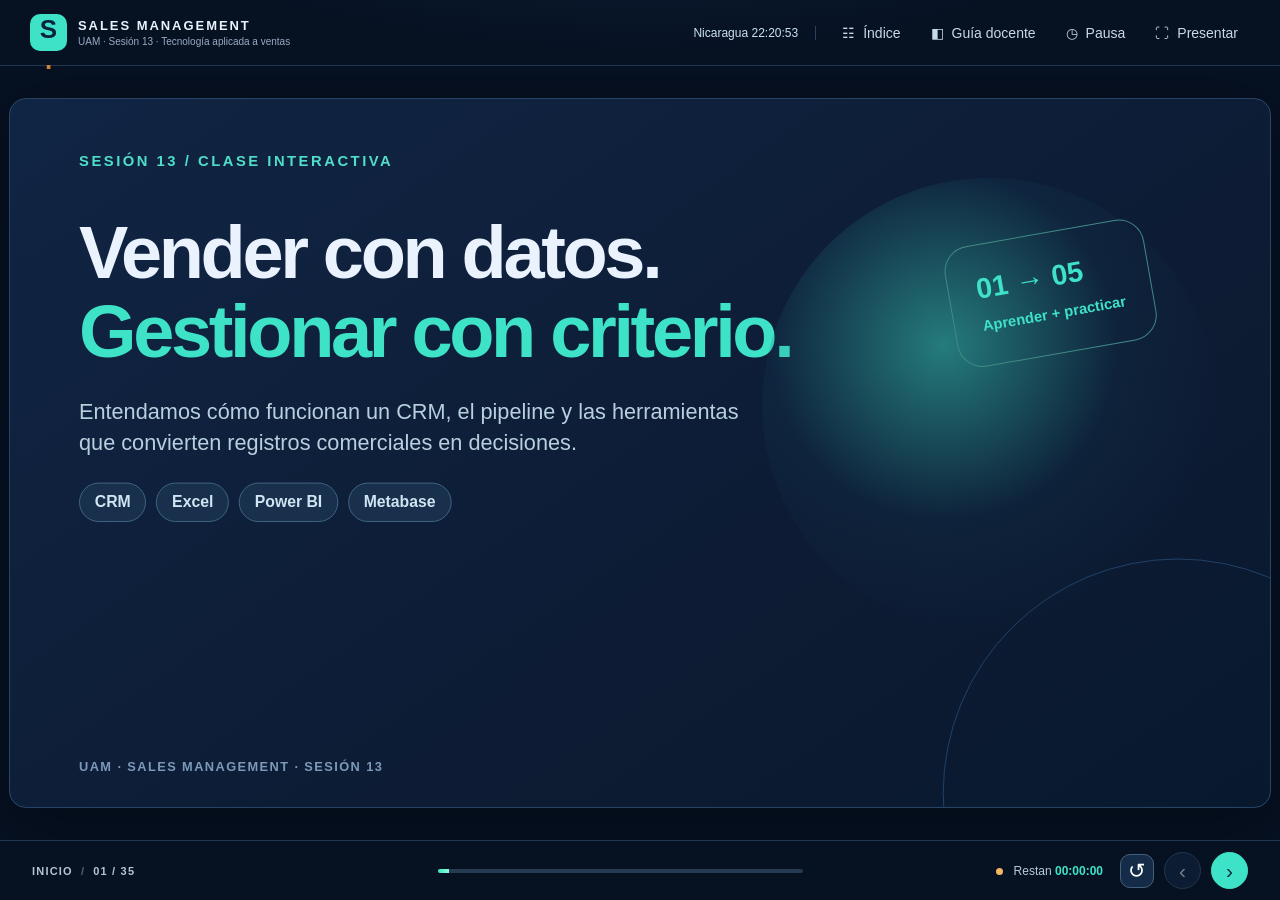
<file: s13/index.html>
<!doctype html>
<html lang="es">
<head>
<meta charset="utf-8">
<meta name="viewport" content="width=device-width, initial-scale=1">
<meta name="theme-color" content="#0c1930">
<meta name="description" content="Clase interactiva de Sales Management: CRM, pipeline, Excel, Power BI y Metabase. Simulaciones educativas sin conexión.">
<title>Sales Management · Sesión 13 · UAM</title>
<link rel="stylesheet" href="styles.css">
</head>
<body>
<div id="app">
 <header class="topbar">
   <div class="brand"><span class="brand-square">S<span class="brand-dot">.</span></span><div><strong>SALES MANAGEMENT</strong><small>UAM · Sesión 13 · Tecnología aplicada a ventas</small></div></div>
   <div class="top-actions">
    <span id="nicaragua-clock" class="clock" aria-label="Hora de Nicaragua">Nicaragua --:--</span>
    <button id="index-btn" class="top-btn" type="button" title="Abrir índice">☷ <span>Índice</span></button>
    <button id="guide-btn" class="top-btn" type="button" title="Guía docente">◧ <span>Guía docente</span></button>
    <button id="pause-btn" class="top-btn" type="button" title="Temporizador">◷ <span>Pausa</span></button>
    <button id="fullscreen-btn" class="top-btn" type="button" title="Pantalla completa">⛶ <span>Presentar</span></button>
   </div>
 </header>
 <main class="stage-area" id="stage-area">
   <div id="stage" class="stage" role="region" aria-label="Diapositiva actual" aria-live="polite"></div>
 </main>
 <footer class="bottom-bar">
  <div class="progress-left"><span id="section-name">INTRODUCCIÓN</span><span class="small-divider">/</span><span id="slide-position">01 / 35</span></div>
  <div class="bar-track"><div id="progress" class="bar-fill"></div></div>
  <div class="bottom-actions"><span class="finish-countdown" title="Tiempo restante para terminar la clase"><span class="sun-dot"></span> Restan <b id="class-remaining">--:--:--</b></span><button id="reset-presentation" title="Reiniciar diapositivas sin borrar equipo">↺</button><button id="prev-slide" class="round-btn" title="Anterior (←)">‹</button><button id="next-slide" class="round-btn primary" title="Siguiente (→)">›</button></div>
 </footer>
</div>
<div id="shade" class="shade hidden" aria-hidden="true"></div>
<aside id="index-drawer" class="drawer hidden" aria-label="Índice de diapositivas"><div class="drawer-heading"><div><small>CONTENIDO</small><h2>Índice de la clase</h2></div><button class="icon-close" data-close="index-drawer" aria-label="Cerrar">×</button></div><div id="index-items" class="index-items"></div><div class="drawer-foot">Seleccioná cualquier tema para saltar directamente.</div></aside>
<aside id="guide-drawer" class="drawer hidden" aria-label="Guía docente"><div class="drawer-heading"><div><small>SOLO PARA EL PROFESOR</small><h2>Guía docente</h2></div><button class="icon-close" data-close="guide-drawer" aria-label="Cerrar">×</button></div><div id="guide-body" class="guide-body"></div></aside>
<div id="pause-modal" class="modal-shell hidden" role="dialog" aria-label="Temporizador de pausa" aria-modal="true"><div class="small-modal"><div class="modal-head"><div><small>CONTROL DE TIEMPO</small><h2>Pausa de la clase</h2></div><button class="icon-close" data-close="pause-modal">×</button></div><div class="timer-display" id="timer-display">10:00</div><div class="timer-presets"><button data-minutes="5">5 minutos</button><button data-minutes="10" class="selected">10 minutos</button><button data-minutes="15">15 minutos</button></div><div class="timer-actions"><button id="timer-start" class="btn btn-main">Iniciar</button><button id="timer-resume" class="btn btn-subtle">Pausar</button><button id="timer-reset" class="btn btn-outline">Reiniciar</button></div><div class="tiny-note">Funciona localmente mientras la página permanezca abierta.</div></div></div>
<div id="lab-shell" class="lab-shell hidden" role="dialog" aria-label="Laboratorio interactivo" aria-modal="true"><div class="lab-window"><div class="lab-top"><div><small id="lab-kicker">SIMULACIÓN DIDÁCTICA · DATOS FICTICIOS</small><h2 id="lab-title">Laboratorio</h2></div><div class="lab-top-actions"><span id="lab-sync-note" class="local-pill">● Guardado local</span><button id="lab-close" class="btn btn-outline">Volver a las diapositivas ×</button></div></div><div id="lab-body" class="lab-body"></div></div></div>
<div id="toast" class="toast" role="status" aria-live="polite"></div>
<script src="scripts/data.js"></script>
<script src="scripts/slides.js"></script>
<script src="scripts/app.js"></script>
</body>
</html>
</file>
<file: s13/styles.css>
:root{color-scheme:dark;--navy:#0b1831;--navy2:#102342;--line:#29405e;--white:#f8fbff;--muted:#b5c5d7;--teal:#3ee3c7;--warm:#f5b663;--text:#e9f2fd;--soft:#152b48;--shadow:0 24px 90px rgba(0,0,0,.28)}*{box-sizing:border-box}html,body{height:100%;margin:0}body{font-family:Inter,Segoe UI,Arial,sans-serif;background:#061122;color:var(--text);overflow:hidden}button,input,select,textarea{font:inherit}button{cursor:pointer}button:disabled{opacity:.45;cursor:not-allowed}.hidden{display:none!important}button:focus-visible,input:focus-visible,select:focus-visible,textarea:focus-visible{outline:3px solid #76ffe2;outline-offset:2px}#app{height:100%;display:flex;flex-direction:column;background:radial-gradient(80vw 45vw at 50% -45%,#1c3c5d 2%,transparent 80%),#061122}.topbar{height:66px;flex:0 0 66px;padding:0 30px;border-bottom:1px solid #233754;display:flex;justify-content:space-between;align-items:center;gap:15px}.brand{display:flex;align-items:center;gap:11px;min-width:260px}.brand-square{display:grid;place-items:center;width:37px;height:37px;background:var(--teal);color:#0c2340;font-size:26px;font-weight:900;border-radius:10px}.brand-dot{color:#db8b38}.brand strong{display:block;letter-spacing:.15em;font-size:13px}.brand small{display:block;color:#98aac3;font-size:10px;margin-top:3px}.top-actions{display:flex;align-items:center;gap:6px}.clock{border-right:1px solid var(--line);color:#cce0f4;padding-right:17px;font-size:12px;white-space:nowrap;margin-right:8px}.top-btn{display:flex;align-items:center;gap:8px;background:transparent;border:1px solid transparent;color:#c8d9ea;font-size:14px;border-radius:11px;padding:9px 11px}.top-btn:hover,.top-btn:focus-visible{border-color:#47728c;background:#142c4b}.stage-area{flex:1;position:relative;min-height:0;display:flex;align-items:center;justify-content:center;padding:10px;overflow:hidden}.stage{position:absolute;width:1280px;height:720px;transform-origin:center center;border-radius:17px;overflow:hidden;background:linear-gradient(145deg,#102544 0%,#0d1b33 66%,#08192e 100%);box-shadow:0 15px 80px rgba(0,0,0,.38);border:1px solid #2a496a}.bottom-bar{height:60px;flex:0 0 60px;display:flex;gap:18px;justify-content:space-between;align-items:center;padding:0 32px;border-top:1px solid #233754}.progress-left{display:flex;align-items:center;gap:8px;min-width:213px;color:var(--muted);font-weight:750;letter-spacing:.11em;font-size:11px}.small-divider{opacity:.45}.bar-track{height:4px;max-width:365px;flex:1;background:#263b51;border-radius:12px;overflow:hidden}.bar-fill{height:100%;width:3%;background:linear-gradient(90deg,var(--teal),#8affd8);transition:width .3s}.bottom-actions{display:flex;align-items:center;gap:10px}.finish-countdown{font-size:12px;color:#b9c9dc;white-space:nowrap;margin-right:7px}.finish-countdown b{color:var(--teal);font-variant-numeric:tabular-nums}.sun-dot{width:7px;height:7px;display:inline-block;border-radius:50%;background:var(--warm);margin-right:7px}.bottom-actions button{width:34px;height:34px;display:grid;place-items:center;border-radius:10px;border:1px solid #46607b;background:#152c49;color:white;font-size:21px}.bottom-actions .round-btn{border-radius:50%;width:37px;height:37px}.bottom-actions button.primary{background:var(--teal);color:#0a2d41;border-color:var(--teal)}.bottom-actions button:hover{filter:brightness(1.2)}
/* Slide layout */
.slide{position:relative;width:100%;height:100%;padding:54px 70px 56px;overflow:hidden}.slide::after{content:'';position:absolute;right:-145px;bottom:-225px;width:475px;height:475px;border:1px solid #214369;border-radius:50%;pointer-events:none}.slide .eyebrow{font-size:15px;letter-spacing:.17em;color:#50dec8;font-weight:800;text-transform:uppercase;margin:0 0 18px}.slide h1{font-size:56px;line-height:1.07;letter-spacing:-.045em;margin:0 0 25px;font-weight:800;max-width:1050px}.slide h2{font-size:46px;line-height:1.11;letter-spacing:-.038em;margin:0 0 20px;font-weight:800;max-width:1110px}.slide h3{font-size:25px;margin:0 0 12px;line-height:1.18}.slide .lead{font-size:24px;color:#d0dfee;line-height:1.36;max-width:1030px}.slide .desc{color:#b6c9de;line-height:1.45;font-size:19px}.slide .bottom-label{position:absolute;left:70px;bottom:33px;color:#7b9ab9;font-size:13px;font-weight:700;letter-spacing:.11em}.slide .marker{display:inline-flex;background:#2b4b62;color:#d9f8f1;border:1px solid #34776d;border-radius:22px;padding:8px 14px;font-weight:800;font-size:14px;letter-spacing:.04em}.slide .accent{color:var(--teal)}.slide .warm{color:var(--warm)}.slide .faint{color:#93adc5}.slide .big-number{font-size:84px;font-weight:850;line-height:1}.slide .main-grid{display:grid;grid-template-columns:1fr 1fr;gap:26px;align-items:stretch;margin-top:22px}.slide .three-grid{display:grid;grid-template-columns:repeat(3,1fr);gap:18px;margin-top:26px}.slide .four-grid{display:grid;grid-template-columns:repeat(4,1fr);gap:16px;margin-top:24px}.slide .tile{background:linear-gradient(145deg,#193557,#102840);border:1px solid #3b5572;border-radius:16px;padding:24px;min-height:130px}.slide .tile.flat{background:#11243e}.slide .tile .icon-large{font-size:35px;display:block;margin-bottom:18px}.slide .tile p{font-size:18px;color:#c4d8eb;line-height:1.42;margin:6px 0 0}.slide .tile strong{font-size:22px;color:#f5f9ff}.slide .rule{border-left:5px solid var(--teal);padding:17px 22px;background:#142a48;border-radius:0 12px 12px 0;margin-top:24px;font-size:20px;color:#edf8ff}.slide .flowline{display:flex;align-items:stretch;gap:9px;margin-top:35px}.slide .flowline .step{flex:1;min-width:0;background:#173555;padding:20px 12px;border:1px solid #365d77;border-radius:14px;text-align:center;font-size:20px;font-weight:750}.slide .flowline .step small{display:block;color:#a9d8e0;font-size:13px;margin-top:12px;font-weight:550}.slide .flowline .arrow{align-self:center;font-size:26px;color:var(--teal)}.slide .simple-list{margin:9px 0;padding-left:25px;line-height:1.67;font-size:22px;color:#d5e5f3}.slide .simple-list li::marker{color:var(--teal)}.slide .pair{display:grid;grid-template-columns:1fr 1fr;gap:15px;margin:22px 0}.slide .pair>div{padding:26px;border:1px solid #3e5977;border-radius:15px;background:#142d4a}.slide .pair b{font-size:24px}.slide .pair p{font-size:20px;line-height:1.4;color:#b9d1e5}.slide .ghost-ui{background:#e9f1f7;color:#172d42;border-radius:14px;border:1px solid #8daabb;overflow:hidden;box-shadow:0 20px 40px #0003}.slide .ghost-ui .fake-top{background:#d9e9ed;padding:15px;color:#2f6377;font-size:15px;font-weight:700}.slide .fake-cols{display:grid;grid-template-columns:180px 1fr}.slide .fake-menu{background:#cbdfe8;padding:18px;font-size:16px;line-height:2.2}.slide .fake-content{padding:22px}.slide .fake-pill{display:inline-block;color:#146053;background:#c3efe2;border-radius:30px;padding:4px 10px;font-size:14px;font-weight:700}.slide .fake-row{border-bottom:1px solid #c7d3df;padding:10px 5px;font-size:15px;display:flex;justify-content:space-between;gap:10px}.slide .highlight{background:rgba(62,227,199,.14);border:1px solid rgba(62,227,199,.55);border-radius:11px;padding:14px 18px}.slide .chips{display:flex;gap:10px;flex-wrap:wrap;margin-top:25px}.slide .chip{padding:10px 15px;border:1px solid #3e6582;border-radius:40px;background:#18304c;color:#cde6f2;font-weight:750;font-size:16px}.slide .stage-lane{display:flex;gap:10px;margin-top:26px}.slide .stage-card{flex:1;background:#163553;border:1px solid #3f6481;border-radius:12px;min-width:0;padding:20px 12px;text-align:center;font-weight:740;line-height:1.25;font-size:16px}.slide .stage-card em{display:block;font-style:normal;color:#8db2c5;font-size:12px;margin-top:9px}.slide .stage-card.success{border-color:#24ac93;background:#173c43}.slide .stage-card.lost{border-color:#99694d;background:#433029}.slide .figure{font-size:65px;color:var(--teal);font-weight:850;line-height:1}.slide .formula{font-size:31px;color:#edfdff;background:#15314e;border:1px dashed #5a9b99;border-radius:14px;padding:22px;line-height:1.4;margin:22px 0}.slide .bullet-head{font-size:19px;font-weight:760;color:var(--teal);margin-bottom:8px}.slide .cta-button{background:var(--teal);color:#0b2c42;border:0;border-radius:12px;padding:15px 22px;font-size:20px;font-weight:850;margin-top:16px;box-shadow:0 8px 24px #0b000030}.slide .cta-button:hover{background:#91ffe6}.slide .callout-footer{position:absolute;bottom:54px;right:74px;font-size:14px;color:#85acbd}.slide .mini-table{border-collapse:collapse;width:100%;background:#eaf3fa;color:#183448;border-radius:13px;overflow:hidden;font-size:17px}.slide .mini-table th{text-align:left;background:#c5e0e7;padding:13px}.slide .mini-table td{padding:13px;border-bottom:1px solid #bfd4df}.slide .pill-tag{background:#ffdb9c;color:#473117;padding:5px 12px;border-radius:15px;font-size:13px;font-weight:850}.slide .metric-card{background:#132b45;border:1px solid #3b627c;border-radius:14px;padding:18px}.slide .metric-card .figure{font-size:50px}.slide .metric-card p{margin:9px 0 0;color:#c9d9eb;font-size:16px}.slide .visual-bars .vbar{margin:13px 0;display:grid;grid-template-columns:165px 1fr 25px;align-items:center;gap:13px;color:#bcd7e4;font-size:15px}.slide .vbar i{display:block;height:16px;background:linear-gradient(90deg,#30cbbd,#71e8d0);border-radius:8px}.slide .vbar .track{display:block;background:#2a435b;border-radius:10px}.slide .numbered{display:grid;grid-template-columns:65px 1fr;align-items:center;gap:14px;border-bottom:1px solid #30506c;padding:12px 0}.slide .numbered .n{font-size:37px;font-weight:860;color:var(--teal)}.slide .numbered b{display:block;font-size:22px}.slide .numbered span:last-child{font-size:17px;color:#bcd0e2}.slide .cover-orb{position:absolute;width:460px;height:460px;border-radius:50%;background:radial-gradient(circle at 40% 37%,rgba(62,227,199,.48),rgba(20,79,102,.15) 44%,transparent 73%);right:55px;top:80px;pointer-events:none}.slide .cover-stamp{position:absolute;right:120px;top:135px;border:1px solid #418a84;border-radius:26px;transform:rotate(-10deg);padding:28px;color:var(--teal);font-size:29px;font-weight:820}.slide .coversub{font-size:22px;color:#b7d0de;max-width:690px;line-height:1.43}.slide .banner{display:flex;align-items:center;justify-content:space-between;padding:16px 22px;margin-top:22px;border-radius:14px;background:#1e3c55;border:1px solid #4a6f85}.slide .banner b{font-size:21px}.slide .banner small{font-size:16px;color:#b7d8e0}
/* overlays */
.shade{position:fixed;inset:0;z-index:20;background:rgba(2,11,22,.57);backdrop-filter:blur(3px)}.drawer{position:fixed;right:0;top:0;bottom:0;z-index:30;width:min(460px,95vw);background:#10223b;box-shadow:-30px 0 90px #0007;border-left:1px solid #40617a;display:flex;flex-direction:column}.drawer-heading,.modal-head{display:flex;justify-content:space-between;align-items:center;padding:23px 27px;border-bottom:1px solid #304963}.drawer h2,.modal-head h2{font-size:23px;margin:5px 0 0}.drawer small,.modal-head small,.lab-top small{color:#5fe4cf;letter-spacing:.13em;font-weight:820;font-size:11px}.icon-close{border:1px solid #5b7690;color:#fff;background:#1b3955;font-size:24px;border-radius:9px;padding:0 11px;height:38px}.index-items,.guide-body{overflow:auto;padding:20px 25px;flex:1}.index-item{display:flex;align-items:center;gap:12px;padding:13px;width:100%;background:transparent;color:#cad8e7;border:1px solid transparent;border-radius:10px;text-align:left;font-size:15px}.index-item span:first-child{font-size:12px;color:#6ce2d0;width:22px}.index-item.selected{background:#1e4059;border-color:#3a857e;color:white}.index-item:hover{background:#244461}.drawer-foot{padding:18px 26px;border-top:1px solid #304963;font-size:13px;color:#91b3c7}.guide-body h3{color:var(--teal);margin:0 0 13px;font-size:20px}.guide-body h4{color:#f8bf80;margin:21px 0 8px}.guide-body p{line-height:1.55;color:#c5d9ea;font-size:16px;margin:8px 0}.guide-body blockquote{border-left:3px solid var(--teal);padding:0 0 0 14px;margin:15px 0;font-size:17px;color:#e0f1f5;line-height:1.5}.modal-shell{position:fixed;inset:0;background:#020c18ba;z-index:40;display:grid;place-items:center}.small-modal{background:#102640;border:1px solid #46718c;border-radius:20px;width:min(500px,94vw);box-shadow:var(--shadow)}.timer-display{text-align:center;font-size:89px;font-variant-numeric:tabular-nums;font-weight:820;padding:29px 0 10px;letter-spacing:-.045em;color:#67efda}.timer-presets,.timer-actions{display:flex;gap:9px;justify-content:center;padding:10px 24px}.timer-presets button{background:#183651;color:#d8eafa;border:1px solid #517089;border-radius:9px;padding:8px 15px}.timer-presets button.selected{background:#2d746f;border-color:#5bf3d5}.btn{border-radius:9px;padding:10px 15px;font-size:14px;font-weight:750;border:1px solid transparent}.btn-main{background:var(--teal);color:#093444}.btn-subtle{background:#25506b;color:white}.btn-outline{background:transparent;border-color:#5b819e;color:#daeeff}.btn-warm{background:#ffbf77;color:#382510}.btn-danger{background:#492d34;color:#ffb0a6;border-color:#935862}.btn:hover{filter:brightness(1.1)}.tiny-note{font-size:12px;text-align:center;color:#9fbed1;padding:16px 20px 23px}
/* labs: scrolling allowed by design, separated from normal slides */
.lab-shell{position:fixed;inset:0;z-index:45;background:#051121;display:flex;align-items:stretch;justify-content:center;padding:12px}.lab-window{max-width:1750px;width:100%;display:flex;flex-direction:column;border:1px solid #294b64;background:#0c1d33;border-radius:16px;min-height:0;overflow:hidden;box-shadow:var(--shadow)}.lab-top{display:flex;justify-content:space-between;align-items:center;gap:15px;padding:15px 26px;border-bottom:1px solid #294b64;background:#122b46;flex-shrink:0}.lab-top h2{margin:4px 0 0;font-size:25px}.lab-top-actions{display:flex;align-items:center;gap:13px}.local-pill{font-size:12px;color:#9cd9c5;border:1px solid #407c70;border-radius:18px;padding:7px 11px}.lab-body{overflow-y:auto;overflow-x:hidden;padding:23px;flex:1;color:#e5f0fd}.lab-intro{color:#a7bfd6;line-height:1.4;margin:0 0 18px;font-size:15px}.lab-layout{display:grid;grid-template-columns:minmax(0,1fr) 340px;gap:17px;align-items:start}.lab-panel{background:#142b45;border:1px solid #355571;border-radius:13px;padding:19px}.lab-panel h3{margin:0 0 12px;font-size:20px}.lab-panel h4{margin:15px 0 9px;font-size:15px;color:#67e9d4}.lab-toolbar{display:flex;flex-wrap:wrap;align-items:center;gap:10px;margin:13px 0}.lab-toolbar label{font-size:13px;display:flex;flex-direction:column;gap:5px;color:#a9c4d4}.lab-input,.lab-select,.lab-textarea{background:#f8fbff;border:1px solid #aec6d6;border-radius:8px;padding:10px;color:#183049;min-width:0;max-width:100%;width:100%}.lab-textarea{resize:vertical;min-height:68px}.lab-input:disabled{background:#c5ceda}.field-grid{display:grid;grid-template-columns:1fr 1fr;gap:10px}.lab-field{display:flex;flex-direction:column;gap:6px;font-size:13px;color:#aecad9}.lab-field.wide{grid-column:1/-1}.hint{color:#9eb7cb;font-size:12px;line-height:1.45}.lab-actions{display:flex;flex-wrap:wrap;gap:8px;margin-top:15px}.kanban{display:grid;grid-template-columns:repeat(8,minmax(150px,1fr));gap:10px;overflow-x:auto;padding:3px 2px 12px;min-height:320px}.kanban-col{background:#0b2038;border:1px solid #34536b;border-radius:10px;padding:9px;min-height:280px}.kanban-col.dragover{outline:3px dashed #5de6cf}.kanban-heading{display:flex;justify-content:space-between;align-items:center;font-size:12px;font-weight:780;border-bottom:1px solid #31536e;padding:4px 3px 10px;margin-bottom:10px;min-height:39px}.kanban-heading .count{color:#61e5d4}.kanban-card{background:#1e3e5c;border:1px solid #47708a;border-radius:9px;padding:12px 9px;margin-bottom:8px;cursor:grab;user-select:none;font-size:13px;min-height:108px}.kanban-card:hover,.kanban-card.selected{border-color:#6ae8d3;background:#24506c}.kanban-card strong{display:block;font-size:14px;margin-bottom:9px}.kanban-card small{display:block;color:#a8c5d3;margin-top:7px;font-size:11px}.kanban-card b{color:#8afbe2}.section-tabs{display:flex;flex-wrap:wrap;gap:7px;margin-bottom:16px}.section-tabs button{background:#17334c;border:1px solid #4e718a;border-radius:8px;color:#bdd4e2;padding:8px 13px;font-size:13px}.section-tabs button.active{background:#2e766f;color:#fff}.activity-list{border-left:2px solid #3c877e;padding-left:13px;max-height:210px;overflow:auto}.activity{font-size:12px;color:#d4e6ec;margin:12px 0}.activity b{color:#8bcabe;display:block;margin-bottom:3px}.empty-note{padding:16px;border:1px dashed #53738d;background:#0c2035;color:#9bbaca;border-radius:10px;font-size:13px}.kpi-grid{display:grid;grid-template-columns:repeat(4,1fr);gap:12px;margin-bottom:18px}.kpi{background:#16304a;border:1px solid #3a6482;padding:17px;border-radius:11px}.kpi b{font-size:29px;color:#63e9d4;display:block}.kpi span{font-size:13px;color:#b5cddd}.two-lab-cols{display:grid;grid-template-columns:1fr 1fr;gap:14px}.lab-tablewrap{overflow-x:auto}.lab-table{border-collapse:collapse;width:100%;min-width:690px;color:#dbe9f5;font-size:13px}.lab-table th{background:#224660;text-align:left;padding:12px 11px;white-space:nowrap}.lab-table td{border-bottom:1px solid #2c4961;padding:11px;vertical-align:top}.lab-table tr:hover td{background:#1b364f}.lab-table .muted{color:#a7c3d8}.chart-row{display:grid;grid-template-columns:175px minmax(30px,1fr) 40px;align-items:center;gap:12px;font-size:13px;color:#c5dce5;margin:13px 0}.chart-track{background:#27465b;border-radius:13px;height:22px;overflow:hidden}.chart-bar{height:100%;border-radius:13px;background:linear-gradient(90deg,#25b9ad,#64e8cb);transition:width .25s}.chart-row:nth-child(2n) .chart-bar{background:linear-gradient(90deg,#77a8f1,#61d8df)}.chart-val{text-align:right;color:#e0eeff;font-variant-numeric:tabular-nums}.feedback{padding:17px 20px;border:1px solid #4c887b;background:#1a3e4d;border-radius:12px;color:#e6fff7;margin-top:16px;line-height:1.55}.feedback b{color:#82ffe2}.decision-actions{display:grid;grid-template-columns:repeat(3,1fr);gap:13px}.decision-card{border:1px solid #496e82;background:#193951;color:#f1faff;padding:20px;border-radius:13px;text-align:left;font-size:16px;min-height:150px}.decision-card:hover,.decision-card.active{border-color:#6afde5;background:#255665}.decision-card b{display:block;font-size:18px;margin-bottom:12px}.decision-card small{display:block;line-height:1.5;color:#b5d6df}.team-summary{padding:20px;background:#f3f8fc;color:#18324a;border-radius:13px}.team-summary h2{margin:0 0 10px;font-size:28px}.team-summary p{margin:8px 0;font-size:16px}.team-summary .highlight-s{background:#d8f2e9;border-left:4px solid #2eac95;padding:10px;margin:8px 0}.toast{position:fixed;bottom:75px;left:50%;transform:translateX(-50%) translateY(14px);background:#bffce9;color:#0e3541;padding:13px 23px;border-radius:10px;font-weight:760;box-shadow:var(--shadow);opacity:0;pointer-events:none;z-index:200;transition:.2s}.toast.show{opacity:1;transform:translateX(-50%) translateY(0)}.doc-link{color:#92f4db}.lab-body p{line-height:1.5}.lab-body .danger-note{color:#ffbe9b;font-size:13px}.lab-body strong{color:#f7fbff}
@media(max-width:1050px){.topbar{padding:0 14px}.brand small{display:none}.brand{min-width:185px}.top-actions .top-btn span{display:none}.clock{font-size:11px;margin-right:0}.bottom-bar{padding:0 12px}.progress-left{min-width:135px}.bar-track{max-width:140px}.lab-layout{grid-template-columns:1fr}.kpi-grid{grid-template-columns:repeat(2,1fr)}.decision-actions{grid-template-columns:1fr}.two-lab-cols{grid-template-columns:1fr}}
@media(max-width:600px){.brand strong{font-size:10px}.brand{min-width:124px}.brand-square{width:30px;height:30px;font-size:19px}.top-actions{gap:0}.top-btn{padding:8px 5px}.clock{display:none}.finish-countdown{font-size:10px}.progress-left{font-size:9px;min-width:95px}.bar-track{display:none}.bottom-actions{gap:6px}.lab-shell{padding:0}.lab-window{border-radius:0}.lab-top{padding:10px}.lab-top h2{font-size:16px}.local-pill{display:none}.lab-body{padding:12px}.lab-top-actions .btn{font-size:11px;padding:7px}.kpi-grid{grid-template-columns:1fr 1fr}.field-grid{grid-template-columns:1fr}}
@media(prefers-reduced-motion:reduce){*{transition:none!important}}
</file>
